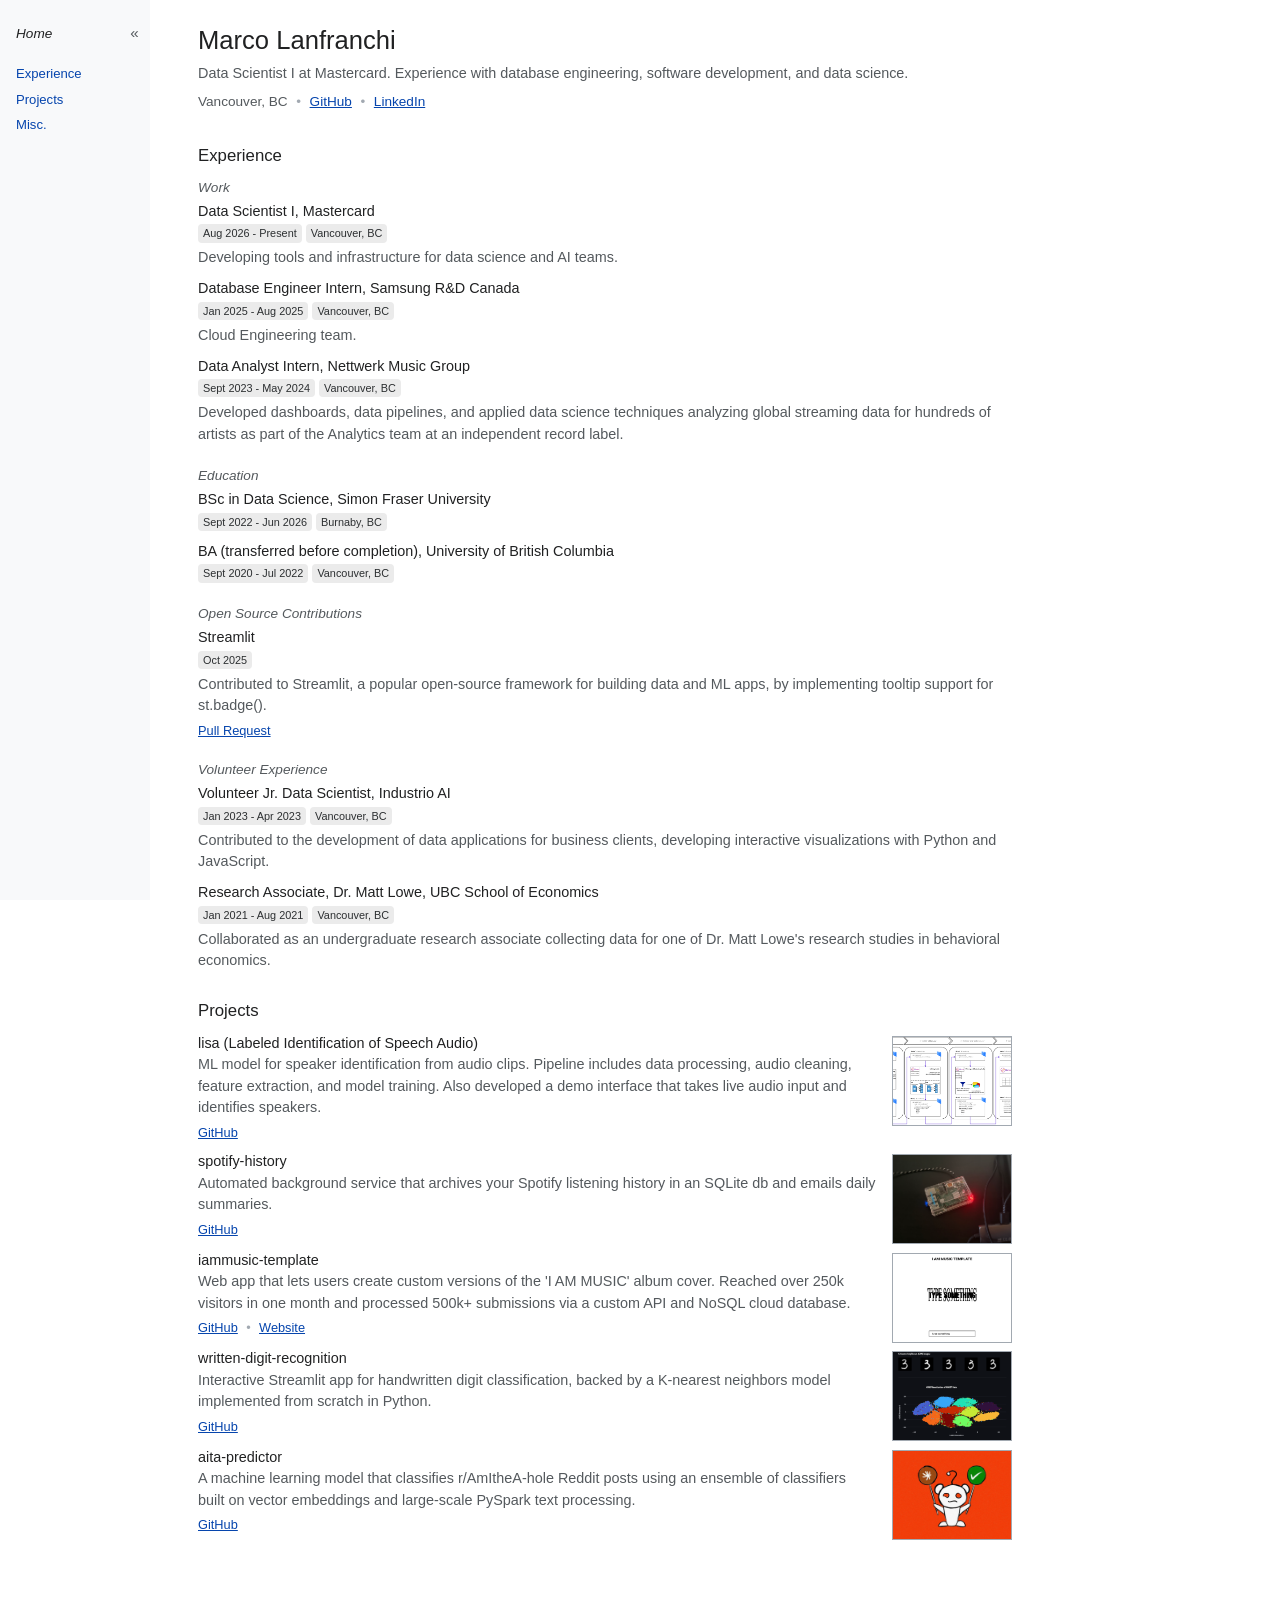
<file: index.html>
<!DOCTYPE html>
<html lang="en">
<head>
    <meta charset="UTF-8">
    <meta name="viewport" content="width=device-width, initial-scale=1.0">
    <title>Marco Lanfranchi</title>
    <script>
        /* apply the saved sidebar state before first paint; with no saved choice, phones start collapsed */
        (function () {
            var saved = null;
            try { saved = localStorage.getItem('nav-collapsed'); } catch (e) {}
            if (saved === '1' || (saved === null && window.matchMedia && window.matchMedia('(max-width: 768px)').matches))
                document.documentElement.classList.add('nav-collapsed');
        })();
    </script>
    <link rel="stylesheet" href="static/css/style.css">

</head>
<body class="index">
    <nav class="navbar" id="site-nav">
        <button type="button" class="nav-toggle" aria-controls="site-nav-links" aria-label="Hide menu" aria-expanded="true"></button>
        <div class="nav-container" id="site-nav-links">
            <a href="/" class="nav-link">Home</a>
            
            <ul class="nav-menu">
                <li class="nav-link">
                    <a href="#experience" class="nav-link">Experience</a>
                </li>
                <li class="nav-link">
                    <a href="#projects" class="nav-link">Projects</a>
                </li>
                <li class="nav-link dropdown">
                    <a href="#" class="nav-link">Misc.</a>
                    <div class="dropdown-content">
                        <a href="listening-history/index.html">Listening</a>
                        <a href="concert-history/index.html">Concerts</a>
                        <a href="photos/index.html">Photos</a>
                    </div>
                </li>
            </ul>
            
        </div>
    </nav>

    <main class="main-content">
        
  <!-- Home Section -->
  <section id="home">
    <!-- Hero SECTION -->
<div class="hero-content">
    <h1 class="hero-title">Marco Lanfranchi</h1>
    <p class="hero-description">Data Scientist I at Mastercard. Experience with database engineering, software development, and data science.</p>
    
    <div class="hero-contact">
        <span>Vancouver, BC</span>
        <!-- <span class="separator">•</span>
        <span> marcolanfranchi02 [at] gmail [dot] com </span> -->
        <span class="separator">•</span>
        <a href="https://github.com/marcolanfranchi" target="_blank">GitHub</a>
        <span class="separator">•</span>
        <a href="https://linkedin.com/in/marco--lanfranchi" target="_blank">LinkedIn</a>
    </div>
</div>

<!-- Experience SECTION -->
<div class="section" id="experience">
    <h1 class="section-title">Experience</h1>
    
    <h2 class="section-subtitle">Work</h2>
    <div class="timeline-group">
        
        <div class="timeline-item">
            <h3>Data Scientist I, Mastercard</h3>
            <span class="meta-badge">Aug 2026 - Present</span><span class="meta-badge">Vancouver, BC</span>
            <p>Developing tools and infrastructure for data science and AI teams.</p>
            <!-- <div class="tags">
                
            </div> -->
        </div>
        
        <div class="timeline-item">
            <h3>Database Engineer Intern, Samsung R&amp;D Canada</h3>
            <span class="meta-badge">Jan 2025 - Aug 2025</span><span class="meta-badge">Vancouver, BC</span>
            <p>Cloud Engineering team.</p>
            <!-- <div class="tags">
                
                    🛠️
                    
                        <span>MongoDB, </span>
                    
                        <span>PostgreSQL, </span>
                    
                        <span>MySQL, </span>
                    
                        <span>Redshift, </span>
                    
                        <span>Python, </span>
                    
                        <span>Bash, </span>
                    
                        <span>AWS, </span>
                    
                        <span>Boto3, </span>
                    
                        <span>Terraform, </span>
                    
                        <span>Docker, </span>
                    
                        <span>GitHub Actions</span>
                    
                
            </div> -->
        </div>
        
        <div class="timeline-item">
            <h3>Data Analyst Intern, Nettwerk Music Group</h3>
            <span class="meta-badge">Sept 2023 - May 2024</span><span class="meta-badge">Vancouver, BC</span>
            <p>Developed dashboards, data pipelines, and applied data science techniques analyzing global streaming data for hundreds of artists as part of the Analytics team at an independent record label.</p>
            <!-- <div class="tags">
                
                    🛠️
                    
                        <span>Snowflake, </span>
                    
                        <span>SQL, </span>
                    
                        <span>Tableau, </span>
                    
                        <span>Python, </span>
                    
                        <span>Scikit-learn, </span>
                    
                        <span>Data Visualization, </span>
                    
                        <span>Geospatial Analysis, </span>
                    
                        <span>Regression Analysis</span>
                    
                
            </div> -->
        </div>
        
    </div>
    
    <h2 class="section-subtitle">Education</h2>
    <div class="timeline-group">
        
        <div class="timeline-item">
            <h3>BSc in Data Science, Simon Fraser University</h3>
            <span class="meta-badge">Sept 2022 - Jun 2026</span><span class="meta-badge">Burnaby, BC</span>
        </div>
        
        <div class="timeline-item">
            <h3>BA (transferred before completion), University of British Columbia</h3>
            <span class="meta-badge">Sept 2020 - Jul 2022</span><span class="meta-badge">Vancouver, BC</span>
        </div>
        
    </div>

    <h2 class="section-subtitle">Open Source Contributions</h2>
    <div class="timeline-group">
        
        <div class="timeline-item">
            <h3>Streamlit</h3>
            <span class="meta-badge">Oct 2025</span>
            <p>Contributed to Streamlit, a popular open-source framework for building data and ML apps, by implementing tooltip support for st.badge().</p>
            <div class="meta">
                <a href="https://github.com/streamlit/streamlit/pull/12897" target="_blank">Pull Request</a>
            </div>         
            <!-- <div class="tags">
            
                🛠️
                
                    <span>Python, </span>
                
                    <span>TypeScript, </span>
                
                    <span>Streamlit, </span>
                
                    <span>GitHub, </span>
                
                    <span>Markdown</span>
                
            
            </div> -->
        </div>
        
    </div>

    <h2 class="section-subtitle">Volunteer Experience</h2>
    <div class="timeline-group">
        
        <div class="timeline-item">
            <h3>Volunteer Jr. Data Scientist, Industrio AI</h3>
            <span class="meta-badge">Jan 2023 - Apr 2023</span><span class="meta-badge">Vancouver, BC</span>
            <p>Contributed to the development of data applications for business clients, developing interactive visualizations with Python and JavaScript.</p>
            <!-- <div class="tags">
            
                🛠️
                
                    <span>Azure, </span>
                
                    <span>PostgreSQL, </span>
                
                    <span>Python, </span>
                
                    <span>Plotly, </span>
                
                    <span>Streamlit, </span>
                
                    <span>TypeScript, </span>
                
                    <span>Vue.js, </span>
                
                    <span>Figma</span>
                
            
            </div> -->
        </div>
        
        <div class="timeline-item">
            <h3>Research Associate, Dr. Matt Lowe, UBC School of Economics</h3>
            <span class="meta-badge">Jan 2021 - Aug 2021</span><span class="meta-badge">Vancouver, BC</span>
            <p>Collaborated as an undergraduate research associate collecting data for one of Dr. Matt Lowe&#39;s research studies in behavioral economics.</p>
            <!-- <div class="tags">
            
            </div> -->
        </div>
        
    </div>
</div>

<!-- Projects SECTION -->
<div class="section" id="projects">
    <h1 class="section-title">Projects</h1>
    <div class="timeline-group project-list">
        
        <div class="timeline-item">
            <div>
                <h3>lisa (Labeled Identification of Speech Audio)</h3>
                <p>ML model for speaker identification from audio clips. Pipeline includes data processing, audio cleaning, feature extraction, and model training. Also developed a demo interface that takes live audio input and identifies speakers.</p>
                <div class="meta">
                    <a href="https://github.com/marcolanfranchi/lisa" target="_blank">GitHub</a>
                    
                </div>
                <!-- <div class="tags">
                
                    🛠️
                    
                        <span>Python, </span>
                    
                        <span>Librosa, </span>
                    
                        <span>FFmpeg, </span>
                    
                        <span>pyannote.audio, </span>
                    
                        <span>Scikit-learn, </span>
                    
                        <span>Streamlit</span>
                    
                
                </div> -->
            </div>
            
                <div class="project-media">
                    <img src="static/images/lisadiagramwhite.png" alt="lisa (Labeled Identification of Speech Audio) demo">
                </div>
            
        </div>
        
        <div class="timeline-item">
            <div>
                <h3>spotify-history</h3>
                <p>Automated background service that archives your Spotify listening history in an SQLite db and emails daily summaries.</p>
                <div class="meta">
                    <a href="https://github.com/marcolanfranchi/spotify-history" target="_blank">GitHub</a>
                    
                </div>
                <!-- <div class="tags">
                
                    🛠️
                    
                        <span>Python, </span>
                    
                        <span>SQLite3, </span>
                    
                        <span>Spotify API, </span>
                    
                        <span>Cron, </span>
                    
                        <span>Shell Scripting</span>
                    
                
                </div> -->
            </div>
            
                <div class="project-media">
                    <img src="static/images/pi.png" alt="spotify-history demo">
                </div>
            
        </div>
        
        <div class="timeline-item">
            <div>
                <h3>iammusic-template</h3>
                <p>Web app that lets users create custom versions of the &#39;I AM MUSIC&#39; album cover. Reached over 250k visitors in one month and processed 500k+ submissions via a custom API and NoSQL cloud database.</p>
                <div class="meta">
                    <a href="https://github.com/marcolanfranchi/iammusic-template" target="_blank">GitHub</a>
                    
                    <span class="separator">•</span>
                    <a href="https://iammusic-template.vercel.app" target="_blank">Website</a>
                    
                </div>
                <!-- <div class="tags">
                
                    🛠️
                    
                        <span>React.js, </span>
                    
                        <span>Next.js, </span>
                    
                        <span>Firebase, </span>
                    
                        <span>Vercel, </span>
                    
                        <span>GCP</span>
                    
                
                </div> -->
            </div>
            
                <div class="project-media">
                    <img src="static/images/iamt.png" alt="iammusic-template demo">
                </div>
            
        </div>
        
        <div class="timeline-item">
            <div>
                <h3>written-digit-recognition</h3>
                <p>Interactive Streamlit app for handwritten digit classification, backed by a K-nearest neighbors model implemented from scratch in Python.</p>
                <div class="meta">
                    <a href="https://github.com/marcolanfranchi/written-digit-recognition" target="_blank">GitHub</a>
                    
                </div>
                <!-- <div class="tags">
                
                    🛠️
                    
                        <span>Python, </span>
                    
                        <span>NumPy, </span>
                    
                        <span>Plotly, </span>
                    
                        <span>Streamlit</span>
                    
                
                </div> -->
            </div>
            
                <div class="project-media">
                    <img src="static/images/knn.png" alt="written-digit-recognition demo">
                </div>
            
        </div>
        
        <div class="timeline-item">
            <div>
                <h3>aita-predictor</h3>
                <p>A machine learning model that classifies r/AmItheA-hole Reddit posts using an ensemble of classifiers built on vector embeddings and large-scale PySpark text processing.</p>
                <div class="meta">
                    <a href="https://github.com/marcolanfranchi/aita-predictor" target="_blank">GitHub</a>
                    
                </div>
                <!-- <div class="tags">
                
                    🛠️
                    
                        <span>Python, </span>
                    
                        <span>PyTorch, </span>
                    
                        <span>PySpark, </span>
                    
                        <span>Scikit-learn, </span>
                    
                        <span>Streamlit, </span>
                    
                        <span>OpenAI API</span>
                    
                
                </div> -->
            </div>
            
                <div class="project-media">
                    <img src="static/images/aita2.png" alt="aita-predictor demo">
                </div>
            
        </div>
        

    </div>
</div>

<script>
function openModal(img) {
    const modal = document.getElementById('imgModal');
    const modalImg = document.getElementById('modalImg');
    modal.style.display = 'block';
    modalImg.src = img.src;
}
function closeModal() {
    document.getElementById('imgModal').style.display = 'none';
}
</script>
  </section>


    </main>

    <script src="static/js/script.js"></script>
</body>
</html>
</file>
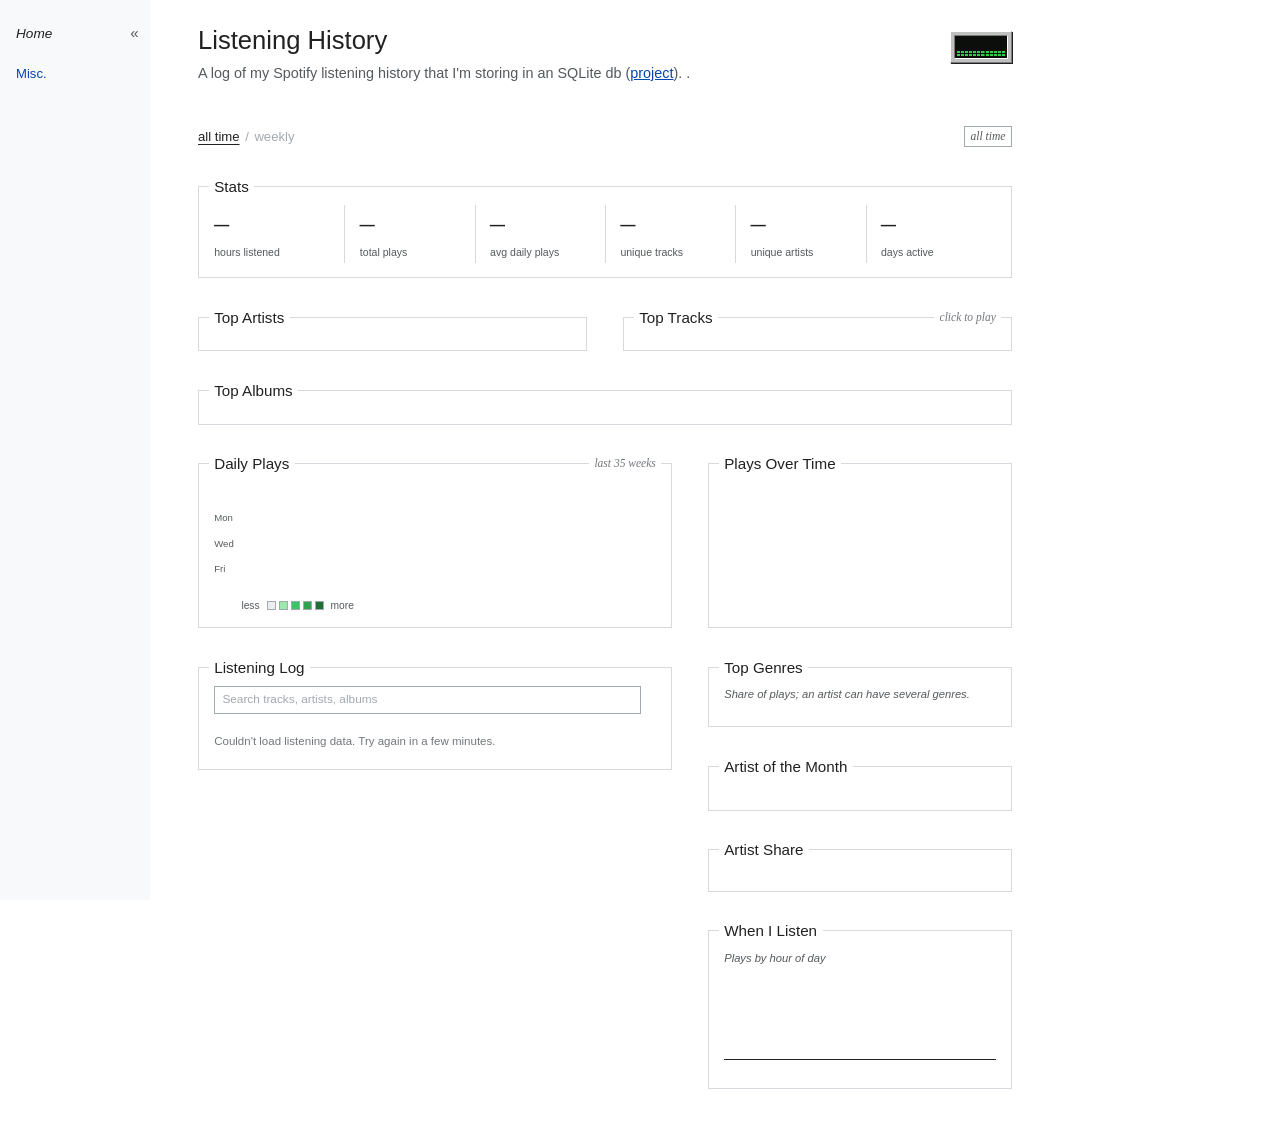
<file: listening-history/index.html>
<!DOCTYPE html>
<html lang="en">
<head>
    <meta charset="UTF-8">
    <meta name="viewport" content="width=device-width, initial-scale=1.0">
    <title>Listening History</title>
    <script>
        /* apply the saved sidebar state before first paint; with no saved choice, phones start collapsed */
        (function () {
            var saved = null;
            try { saved = localStorage.getItem('nav-collapsed'); } catch (e) {}
            if (saved === '1' || (saved === null && window.matchMedia && window.matchMedia('(max-width: 768px)').matches))
                document.documentElement.classList.add('nav-collapsed');
        })();
    </script>
    <link rel="stylesheet" href="../static/css/style.css">

</head>
<body class="listening_history">
    <nav class="navbar" id="site-nav">
        <button type="button" class="nav-toggle" aria-controls="site-nav-links" aria-label="Hide menu" aria-expanded="true"></button>
        <div class="nav-container" id="site-nav-links">
            <a href="/" class="nav-link">Home</a>
            
            <ul class="nav-menu">
                    <li class="nav-link dropdown">
                    <a href="#" class="nav-link">Misc.</a>
                    <div class="dropdown-content">
                        <a href="index.html">Listening</a>
                        <a href="../concert-history/index.html">Concerts</a>
                        <a href="../photos/index.html">Photos</a>
                    </div>
                </li>
            </ul>
            
        </div>
    </nav>

    <main class="main-content">
        
<div class="hero-content lh-hero">
  <!-- a tiny Winamp-style spectrum analyzer (static if the visitor prefers reduced motion) -->
  <div class="eq" aria-hidden="true"><div class="eq-screen"><span></span><span></span><span></span><span></span><span></span><span></span><span></span><span></span><span></span><span></span><span></span><span></span></div></div>
  <h1 class="hero-title">Listening History</h1>
  <p class="hero-description">
    A log of my Spotify listening history that I'm storing in an SQLite db
    (<a href="https://github.com/marcolanfranchi/spotify-history">project</a>).
    <span class="data-updated" id="data-updated"></span>.
  </p>
</div>

<!-- TIME FRAME: sticky, so the selected period is always visible -->
<div class="lh-bar-sentinel" id="lh-bar-sentinel"></div>
<div class="lh-bar" id="lh-bar" role="toolbar" aria-label="Time frame">
  <div class="tr-toggle" role="group">
    <button type="button" class="tr-opt tr-opt-active" id="tab-all" onclick="setMode('all')">all time</button>
    <span class="tr-sep" aria-hidden="true">/</span>
    <button type="button" class="tr-opt" id="tab-week" onclick="setMode('week')">weekly</button>
  </div>
  <div class="tr-nav" id="tr-nav" style="display:none;">
    <button type="button" class="tr-arrow" id="tr-prev" onclick="shiftWeek(-1)" aria-label="Previous week">&#8592;</button>
    <span class="tr-label" id="tr-label"></span>
    <button type="button" class="tr-arrow" id="tr-next" onclick="shiftWeek(1)" aria-label="Next week">&#8594;</button>
  </div>
  <span class="tr-badge" id="tr-badge">all time</span>
</div>

<div class="lh">

  <!-- STATS -->
  <section class="lh-sec lh-span">
    <header class="lh-h"><h2>Stats</h2><span class="section-period" id="stats-period"></span></header>
    <div class="kpis">
      <div class="kpi"><div class="kpi-v" id="stat-hours">–</div><div class="kpi-l">hours listened</div></div>
      <div class="kpi"><div class="kpi-v" id="stat-plays">–</div><div class="kpi-l">total plays</div></div>
      <div class="kpi"><div class="kpi-v" id="stat-avg">–</div><div class="kpi-l">avg daily plays</div></div>
      <div class="kpi"><div class="kpi-v" id="stat-tracks">–</div><div class="kpi-l">unique tracks</div></div>
      <div class="kpi"><div class="kpi-v" id="stat-artists">–</div><div class="kpi-l">unique artists</div></div>
      <div class="kpi"><div class="kpi-v" id="stat-days">–</div><div class="kpi-l">days active</div></div>
    </div>
  </section>

  <!-- TOP ARTISTS + TOP TRACKS -->
  <section class="lh-sec lh-half">
    <header class="lh-h"><h2>Top Artists</h2></header>
    <div id="top-artists"></div>
    <div class="list-pager" id="artists-pager" hidden></div>
  </section>
  <section class="lh-sec lh-half">
    <header class="lh-h"><h2>Top Tracks</h2><span class="lh-hint">click to play</span></header>
    <div id="top-tracks"></div>
    <div class="list-pager" id="tracks-pager" hidden></div>
  </section>

  <!-- TOP ALBUMS -->
  <section class="lh-sec lh-span">
    <header class="lh-h"><h2>Top Albums</h2><span class="section-period" id="albums-period"></span></header>
    <div id="top-albums"></div>
    <div class="list-pager" id="albums-pager" hidden></div>
  </section>

  <!-- DAILY PLAYS -->
  <section class="lh-sec lh-main lh-pair lh-heatmap">
    <header class="lh-h"><h2>Daily Plays</h2><span class="section-period">last 35 weeks</span></header>
    <div class="hm-scroll" id="hm-scroll">
      <div class="hm-inner">
        <span></span>
        <div class="activity-months"></div>
        <div class="activity-days-labels"><span></span><span>Mon</span><span></span><span>Wed</span><span></span><span>Fri</span><span></span></div>
        <div id="activity-chart"></div>
      </div>
    </div>
    <div class="activity-legend">
      <span>less</span><i class="l0"></i><i class="l1"></i><i class="l2"></i><i class="l3"></i><i class="l4"></i><span>more</span>
    </div>
  </section>

  <!-- PLAYS OVER TIME -->
  <section class="lh-sec lh-side lh-pair">
    <header class="lh-h"><h2>Plays Over Time</h2><span class="section-period" id="time-period"></span></header>
    <div id="over-time"></div>
    <p class="lh-note" id="time-note"></p>
  </section>

  <!-- LISTENING LOG -->
  <section class="lh-sec lh-main lh-log listening-main">
    <header class="lh-h"><h2>Listening Log</h2><span class="section-period" id="log-period"></span></header>
    <div class="log-tools">
      <input type="search" id="log-search" class="log-search" placeholder="Search tracks, artists, albums" aria-label="Search the listening log" oninput="onLogSearchInput()" />
      <span class="log-count" id="log-count"></span>
      <div class="log-pager" id="log-pager-top" hidden></div>
    </div>
    <div id="music-container"><p class="no-data">Loading…</p></div>
    <div class="log-pager log-pager-bottom" id="log-pager-bottom" hidden></div>
  </section>

  <aside class="lh-side lh-aside">

    <!-- TOP GENRES -->
    <section class="lh-sec">
      <header class="lh-h"><h2>Top Genres</h2><span class="section-period" id="genres-period"></span></header>
      <p class="lh-note">Share of plays; an artist can have several genres.</p>
      <div id="top-genres"></div>
    <div class="list-pager" id="genres-pager" hidden></div>
    </section>

    <!-- ARTIST OF THE MONTH (of the day in weekly mode): each period's #1 artist as a little polaroid -->
    <section class="lh-sec">
      <header class="lh-h"><h2 id="tops-title">Artist of the Month</h2><span class="section-period" id="tops-period"></span></header>
      <div class="pola-grid" id="period-tops"></div>
      <p class="lh-note lh-note-after" id="tops-note"></p>
    </section>

    <!-- ARTIST SHARE: every artist as a tile sized by plays (treemap) -->
    <section class="lh-sec">
      <header class="lh-h"><h2>Artist Share</h2><span class="section-period" id="share-period"></span></header>
      <div id="artist-share"></div>
      <p class="lh-note lh-note-after" id="share-note"></p>
    </section>

    <!-- WHEN I LISTEN -->
    <section class="lh-sec">
      <header class="lh-h"><h2>When I Listen</h2><span class="section-period" id="when-period"></span></header>
      <p class="lh-sub" id="when-subtitle">Plays by hour of day</p>
      <div class="hour-chart" id="hour-chart" role="img"></div>
      <div class="hour-axis" id="hour-axis"></div>
      <p class="lh-note" id="when-note"></p>
    </section>

  </aside>
</div>

<!-- LISTEN: a dock that appears once a track is clicked -->
<div class="player-dock section-player" id="player-section" hidden>
  <div class="player-inner">
    <div class="player-top">
      <span class="player-label">Listen</span>
      <button type="button" class="player-close" id="gp-close" aria-label="Close player">&times;</button>
    </div>
    <div class="player-now" id="player-now" style="display:none;">
      <span class="player-now-name" id="player-now-name">–</span>
      <span class="player-now-artist" id="player-now-artist"></span>
    </div>
    <div class="player-idle" id="player-idle">click any track to listen</div>
    <div class="player-controls-row">
      <button type="button" class="gp-btn" id="gp-playpause" aria-label="Play/Pause">
        <svg id="gp-icon-play" width="10" height="10" viewBox="0 0 12 12" fill="currentColor"><polygon points="2,1 11,6 2,11"/></svg>
        <svg id="gp-icon-pause" width="10" height="10" viewBox="0 0 12 12" fill="currentColor" style="display:none"><rect x="2" y="1" width="3" height="10"/><rect x="7" y="1" width="3" height="10"/></svg>
      </button>
      <div class="gp-progress-wrapper">
        <div class="gp-progress-bg" id="gp-progress-bg">
          <div class="gp-progress-fill" id="gp-progress-fill"></div>
        </div>
      </div>
      <span class="gp-time" id="gp-time">0:00 / 0:00</span>
    </div>
    <div id="gp-fallback-container"></div>
  </div>
</div>


<script>
const DATA_URL = "https://marco-personal-site.s3.us-east-2.amazonaws.com/spotify-history/v1/";
/* TODO: remove the plays.csv fallback (CSV_URL, getPlaysFromCSV, every `dataSource === 'csv'` branch)
   once the v1 JSON is confirmed working in production. */
const CSV_URL = "https://marco-personal-site.s3.us-east-2.amazonaws.com/spotify-history/plays.csv";

/* ── state ── */
let allPlays = [];
let dataSource = 'json';  // 'json' | 'csv' (legacy fallback: no ids, durations or metadata)
let manifest = null;
let viewMode = 'all';
let weekOffset = 0;
let currentFilteredPlays = [];
let minDataDate = null;   // earliest play date, set after load
let minWeekOffset = 0;    // how far back the data goes in weeks

/* ── global player ── */
let gpAudio = null, gpTrackId = null, gpRafId = null;

function trunc(str, n) {
  return str.length > n ? str.slice(0, n - 1) + '…' : str;
}
/* names go into innerHTML and title="" attributes, and many contain & ' " < > */
const ESC = { '&':'&amp;', '<':'&lt;', '>':'&gt;', '"':'&quot;', "'":'&#39;' };
function esc(s) { return String(s ?? '').replace(/[&<>"']/g, c => ESC[c]); }
/* small square image linked to Spotify; an empty box keeps rows aligned when an artist has no image */
function thumb(src, url, kind) {
  const img = src ? `<img src="${esc(src)}" alt="" loading="lazy" decoding="async" onerror="this.remove()">` : '';
  return url && src
    ? `<a class="thumb thumb-${kind}" href="${url}" target="_blank" rel="noopener" tabindex="-1" aria-hidden="true">${img}</a>`
    : `<span class="thumb thumb-${kind}">${img}</span>`;
}

function formatTime(s) {
  return `${Math.floor(s/60)}:${Math.floor(s%60).toString().padStart(2,'0')}`;
}
function updateGPProgress() {
  if (!gpAudio) return;
  const pct = gpAudio.duration ? (gpAudio.currentTime / gpAudio.duration) * 100 : 0;
  document.getElementById('gp-progress-fill').style.width = pct + '%';
  document.getElementById('gp-time').textContent = formatTime(gpAudio.currentTime) + ' / ' + formatTime(gpAudio.duration || 0);
  gpRafId = requestAnimationFrame(updateGPProgress);
}
function setGPIcons(playing) {
  document.getElementById('gp-icon-play').style.display  = playing ? 'none' : 'inline';
  document.getElementById('gp-icon-pause').style.display = playing ? 'inline' : 'none';
  document.getElementById('player-section').classList.toggle('playing', playing);
  /* mark active row with ▶ only — no background highlight */
  document.querySelectorAll('.weekly-track').forEach(el =>
    el.classList.toggle('active-track', el.dataset.trackId === gpTrackId));
}
async function playTrack(trackId, trackName, artistName) {
  /* show the dock + track label once a track is chosen */
  document.getElementById('player-section').hidden = false;
  document.getElementById('player-idle').style.display = 'none';
  document.getElementById('player-now').style.display = '';
  document.getElementById('player-now-name').textContent = trunc(trackName, 38);
  document.getElementById('player-now-artist').textContent = trunc(artistName, 38);

  if (gpTrackId === trackId && gpAudio) {
    if (gpAudio.paused) { gpAudio.play(); setGPIcons(true); gpRafId = requestAnimationFrame(updateGPProgress); }
    else { gpAudio.pause(); setGPIcons(false); cancelAnimationFrame(gpRafId); }
    return;
  } 
  if (gpAudio) { gpAudio.pause(); cancelAnimationFrame(gpRafId); }
  gpTrackId = trackId;
  setGPIcons(false); // update ▶ marker immediately on new track
  let previewUrl = null;
  try {
    const r = await fetch(`https://open.spotify.com/embed/track/${trackId}`);
    if (r.ok) { const h = await r.text(); const m = h.match(/"preview_url"\s*:\s*"([^"]+)"/); if (m) previewUrl = m[1].replace(/\\/g,''); }
  } catch(_) {}
  const fb = document.getElementById('gp-fallback-container');
  fb.innerHTML = '';
  document.querySelector('.player-controls-row').style.display = '';
  /* Spotify's embed shows its own title/artist, so the dock hides its label in that mode */
  document.getElementById('player-section').classList.toggle('is-embed', !previewUrl);
  if (previewUrl) {
    gpAudio = new Audio(previewUrl);
    gpAudio.volume = 0.8;
    gpAudio.play().catch(()=>{});
    setGPIcons(true);
    document.getElementById('gp-progress-fill').style.width = '0%';
    document.getElementById('gp-time').textContent = '0:00 / 0:00';
    gpRafId = requestAnimationFrame(updateGPProgress);
    gpAudio.addEventListener('ended', () => { setGPIcons(false); cancelAnimationFrame(gpRafId); });
  } else {
    gpAudio = null;
    document.querySelector('.player-controls-row').style.display = 'none';
    const iframe = document.createElement('iframe');
    iframe.src = `https://open.spotify.com/embed/track/${trackId}`;
    iframe.width = '100%'; iframe.height = '80'; iframe.frameBorder = '0';
    iframe.allow = 'encrypted-media';
    iframe.style.cssText = 'display:block;border:none;margin-top:0.1rem;';
    fb.appendChild(iframe);
    setGPIcons(false);
  }
}
document.getElementById('gp-playpause').addEventListener('click', () => {
  if (!gpTrackId || !gpAudio) return;
  if (gpAudio.paused) { gpAudio.play(); setGPIcons(true); gpRafId = requestAnimationFrame(updateGPProgress); }
  else { gpAudio.pause(); setGPIcons(false); cancelAnimationFrame(gpRafId); }
});
document.getElementById('gp-close').addEventListener('click', () => {
  if (gpAudio) { gpAudio.pause(); gpAudio = null; }
  cancelAnimationFrame(gpRafId);
  document.getElementById('gp-fallback-container').innerHTML = '';
  gpTrackId = null;
  setGPIcons(false);
  document.getElementById('player-section').hidden = true;
});
document.getElementById('gp-progress-bg').addEventListener('click', (e) => {
  if (!gpAudio || !gpAudio.duration) return;
  const rect = e.currentTarget.getBoundingClientRect();
  gpAudio.currentTime = ((e.clientX - rect.left) / rect.width) * gpAudio.duration;
});

/* ── data: v1 JSON tables, joined once into one denormalized array ── */
async function fetchJSON(name) {
  const r = await fetch(DATA_URL + name + '.json');
  if (!r.ok) throw new Error(`${name}.json: HTTP ${r.status}`);
  return r.json();
}
/* precomputed per-play fields used by filtering, the log and the time charts */
function decoratePlay(p) {
  const d = new Date(p.played_at);
  p._t = d.getTime();
  p._day = getLocalDateKey(p.played_at);
  p._hour = d.getHours();
  p._q = (p.track_name + '\u0001' + p.artist_name + '\u0001' + (p.album_name || '')).toLowerCase();
  return p;
}
/* release_date may be "2012", "2012-09" or "2012-09-27" */
function releaseYear(s) {
  const year = s ? parseInt(s.slice(0, 4), 10) : NaN;
  return Number.isFinite(year) ? year : null;
}
async function getPlaysFromJSON() {
  const [plays, tracks, artists, albums] = await Promise.all(['plays', 'tracks', 'artists', 'albums'].map(fetchJSON));
  const T  = new Map(tracks.map(t => [t.id, t]));
  const A  = new Map(artists.map(a => [a.id, a]));
  const AL = new Map(albums.map(a => [a.id, a]));
  const out = [];
  for (const p of plays) {
    if (!p.played_at) continue;
    const t = T.get(p.track_id);
    const artistId = p.artist_id || t?.artist_ids?.[0] || null;
    const a = A.get(artistId);
    const albumId = p.album_id || t?.album_id || null;
    const al = AL.get(albumId);
    out.push(decoratePlay({
      played_at: p.played_at,
      track_id: p.track_id,
      track_name: t?.name || 'Unknown Track',
      artist_id: artistId,
      artist_name: a?.name || 'Unknown Artist',
      artist_image: a?.image_url || null,
      album_id: albumId,
      album_name: al?.name || 'Unknown Album',
      album_image: al?.image_url || null,
      duration_ms: t?.duration_ms ?? null,
      explicit: t?.explicit ?? null,
      context_type: p.context_type ?? null,
      genres: a?.genres_known ? (a.genres || []) : null,  // null = not enriched yet (new artist), [] = unclassified by Spotify
      release_date: al?.release_date || null,
      release_year: releaseYear(al?.release_date),
    }));
  }
  /* the export is newest first; only sort if that ever stops being true */
  for (let i = 1; i < out.length; i++) {
    if (out[i]._t > out[i - 1]._t) { out.sort((x, y) => y._t - x._t); break; }
  }
  return out;
}
async function loadData() {
  const manifestReq = fetchJSON('manifest').catch(() => null);
  try {
    allPlays = await getPlaysFromJSON();
    dataSource = 'json';
    manifest = await manifestReq;
  } catch (e) {
    console.warn('v1 JSON unavailable, falling back to plays.csv:', e);
    allPlays = await getPlaysFromCSV();
    dataSource = 'csv';
  }
}
function renderUpdated() {
  const el = document.getElementById('data-updated');
  const at = manifest?.generated_at ? new Date(manifest.generated_at) : null;
  if (!at || isNaN(at)) { el.textContent = ''; return; }
  const mins = Math.max(0, Math.round((Date.now() - at.getTime()) / 60000));
  const ago = mins < 1 ? 'just now' : mins < 60 ? `${mins} min ago` : mins < 1440 ? `${Math.round(mins / 60)} h ago` : fmtFull(at);
  el.textContent = `Updated ${ago}`;
  el.title = at.toLocaleString();
}
/* stable key for "the same artist": id when we have one, name for legacy CSV rows */
function artistKey(p) { return p.artist_id || p.artist_name; }

/* ── legacy CSV (fallback only, see TODO above) ── */
function parseCSVLine(line) {
  const result = []; let current = ''; let inQuotes = false;
  for (let char of line) {
    if (char === '"') inQuotes = !inQuotes;
    else if (char === ',' && !inQuotes) { result.push(current.trim()); current = ''; }
    else current += char;
  }
  result.push(current.trim());
  return result;
}
async function getPlaysFromCSV() {
  const res = await fetch(CSV_URL);
  if (!res.ok) throw new Error(`plays.csv: HTTP ${res.status}`);
  const text = await res.text();
  return text.trim().split('\n').slice(1)
    .map(line => { const p = parseCSVLine(line); return { played_at:p[0], track_id:p[1], track_name:p[2]||'Unknown Track', artist_name:p[3]||'Unknown Artist',
      artist_id:null, artist_image:null, album_id:null, album_name:null, album_image:null, duration_ms:null, explicit:null,
      context_type:null, genres:null, release_date:null, release_year:null }; })
    .filter(p => p.played_at && !isNaN(Date.parse(p.played_at)))
    .map(decoratePlay)
    .sort((a,b) => b._t - a._t);
}

/* ── util ── */
function getLocalDateKey(utc) {
  const d = new Date(utc);
  return `${d.getFullYear()}-${String(d.getMonth()+1).padStart(2,'0')}-${String(d.getDate()).padStart(2,'0')}`;
}
function formatPlayTime(utc) {
  return new Date(utc).toLocaleTimeString('en-US', { hour:'2-digit', minute:'2-digit', hour12:false });
}
function formatDate(dateStr) {
  return new Date(dateStr).toLocaleDateString('en-US', { weekday:'short', month:'short', day:'numeric', year:'numeric' });
}

/* ── week helpers ── */
function getWeekBounds(offset) {
  const now = new Date();
  const monday = new Date(now);
  monday.setDate(now.getDate() - ((now.getDay() + 6) % 7) + offset * 7);
  monday.setHours(0,0,0,0);
  const sunday = new Date(monday);
  sunday.setDate(monday.getDate() + 6);
  sunday.setHours(23,59,59,999);
  return { start: monday, end: sunday };
}
function fmtShort(d) { return d.toLocaleDateString('en-US', { month:'short', day:'numeric' }); }
function fmtFull(d)  { return d.toLocaleDateString('en-US', { month:'short', day:'numeric', year:'numeric' }); }
function getFilteredPlays() {
  if (viewMode === 'all') return allPlays;
  const { start, end } = getWeekBounds(weekOffset);
  const s = start.getTime(), e = end.getTime();
  return allPlays.filter(p => p._t >= s && p._t <= e);
}

/* compute how many weeks back data starts, so we can clamp the arrow */
function computeMinWeekOffset() {
  if (!allPlays.length) return 0;
  const earliest = new Date(allPlays[allPlays.length - 1].played_at);
  const now = new Date();
  const nowMonday = new Date(now);
  nowMonday.setDate(now.getDate() - ((now.getDay() + 6) % 7));
  nowMonday.setHours(0,0,0,0);
  const earliestMonday = new Date(earliest);
  earliestMonday.setDate(earliest.getDate() - ((earliest.getDay() + 6) % 7));
  earliestMonday.setHours(0,0,0,0);
  const diffMs = nowMonday.getTime() - earliestMonday.getTime();
  return -Math.floor(diffMs / (7 * 24 * 60 * 60 * 1000));
}

/* ── mode / nav ── */
function setMode(mode) {
  viewMode = mode;
  weekOffset = 0;
  document.getElementById('tab-all').classList.toggle('tr-opt-active', mode === 'all');
  document.getElementById('tab-week').classList.toggle('tr-opt-active', mode === 'week');
  document.getElementById('tr-nav').style.display = mode === 'week' ? 'flex' : 'none';
  refreshAll();
}
function shiftWeek(delta) {
  const next = weekOffset + delta;
  if (next > 0) return;
  if (next < minWeekOffset) return;
  weekOffset = next;
  refreshAll();
}
function refreshAll() {
  const plays = getFilteredPlays();
  currentFilteredPlays = plays;

  if (viewMode === 'week') {
    const { start, end } = getWeekBounds(weekOffset);
    document.getElementById('tr-label').textContent = fmtShort(start) + ' – ' + fmtShort(end);
    document.getElementById('tr-next').disabled = weekOffset >= 0;
    document.getElementById('tr-prev').disabled = weekOffset <= minWeekOffset;
  }

  let periodText = viewMode === 'all' ? 'all time' : (() => { const {start,end}=getWeekBounds(weekOffset); return fmtFull(start)+' – '+fmtFull(end); })();
  /* in all-time mode the badge shows the actual span of the data rather than repeating the toggle */
  document.getElementById('tr-badge').textContent = viewMode === 'all' && allPlays.length
    ? fmtFull(new Date(allPlays[allPlays.length - 1]._t)) + ' – ' + fmtFull(new Date(allPlays[0]._t))
    : periodText;
  for (const id of ['stats-period', 'albums-period', 'log-period', 'when-period', 'genres-period', 'share-period', 'time-period', 'tops-period'])
    document.getElementById(id).textContent = periodText;

  renderStats(plays);
  renderTopCharts(plays);
  renderTopAlbums(plays);
  renderLog(plays, '');
  renderWhen(plays);
  renderGenres(plays);
  renderArtistShare(plays);
  renderPeriodTops(plays);
  renderOverTime(plays);
  const s = document.getElementById('log-search');
  if (s) s.value = '';
}

/* ── stats ── */
function renderStats(plays) {
  const dayCount = Math.max(new Set(plays.map(p => p._day)).size, 1);
  /* real durations; any play without one (legacy CSV, unknown track) falls back to the old 3.5 min estimate */
  let ms = 0, estimated = 0;
  for (const p of plays) { if (p.duration_ms) ms += p.duration_ms; else { ms += 210000; estimated++; } }
  const hoursEl = document.getElementById('stat-hours');
  hoursEl.textContent = (ms / 3600000).toFixed(1) + (estimated ? ' est.' : '');
  hoursEl.title = estimated ? `${estimated.toLocaleString()} plays without a known duration are estimated at 3.5 min` : 'sum of track durations';
  document.getElementById('stat-plays').textContent   = plays.length.toLocaleString();
  document.getElementById('stat-avg').textContent     = Math.round(plays.length / dayCount);
  document.getElementById('stat-tracks').textContent  = new Set(plays.map(p=>p.track_id)).size.toLocaleString();
  document.getElementById('stat-artists').textContent = new Set(plays.map(artistKey)).size.toLocaleString();
  document.getElementById('stat-days').textContent    = dayCount.toLocaleString();
}

/* ── paged "Top X" lists ──
   Each list keeps its full ranking (top 100) and draws one page at a time; ranks continue across pages
   and bars stay scaled to #1. A new period (refreshAll) rebuilds the lists, so they start on page 1. */
const TOP_N = 100;
const lists = {};  // key → { items, per, page, render(pageItems, startIndex) }
function setList(key, items, per, render) {
  lists[key] = { items, per, page: 0, render };
  drawList(key);
}
function drawList(key) {
  const L = lists[key], pages = Math.max(1, Math.ceil(L.items.length / L.per));
  L.page = Math.min(Math.max(L.page, 0), pages - 1);
  const start = L.page * L.per;
  L.render(L.items.slice(start, start + L.per), start);
  const pager = document.getElementById(key + '-pager');
  pager.hidden = pages <= 1;
  pager.innerHTML = pages > 1
    ? `<button type="button" class="tr-arrow tr-first" data-list="${key}" data-step="first" aria-label="First page" title="First page"${L.page === 0 ? ' disabled' : ''}>&#8676;</button><button type="button" class="tr-arrow" data-list="${key}" data-step="-1" aria-label="Previous page"${L.page === 0 ? ' disabled' : ''}>&#8592;</button><span class="tr-label">${L.page + 1} / ${pages}</span><button type="button" class="tr-arrow" data-list="${key}" data-step="1" aria-label="Next page"${L.page >= pages - 1 ? ' disabled' : ''}>&#8594;</button>`
    : '';
}
function initListPagers() {
  /* one listener for every list pager */
  document.querySelector('.lh').addEventListener('click', e => {
    const b = e.target.closest('[data-list]');
    if (!b || b.disabled) return;
    const L = lists[b.dataset.list];
    L.page = b.dataset.step === 'first' ? 0 : L.page + +b.dataset.step;
    drawList(b.dataset.list);
  });
  /* top tracks: one delegated listener for click-to-play */
  document.getElementById('top-tracks').addEventListener('click', e => {
    const row = e.target.closest('[data-i]');
    const t = row && lists.tracks?.items[+row.dataset.i];
    if (t) playTrack(t.track_id, t.track_name, t.artist_name);
  });
}
function markActiveTrack() {
  if (!gpTrackId) return;
  document.querySelectorAll('.weekly-track').forEach(el =>
    el.classList.toggle('active-track', el.dataset.trackId === gpTrackId));
}

/* ── top charts ── */
function renderTopCharts(plays) {
  const artistMap = new Map();
  plays.forEach(p => {
    const k = artistKey(p);
    let a = artistMap.get(k);
    if (!a) artistMap.set(k, a = { id: p.artist_id, name: p.artist_name, image: p.artist_image, count: 0 });
    a.count++;
  });
  const topArtists = [...artistMap.values()].sort((a, b) => b.count - a.count).slice(0, TOP_N);
  const maxA = topArtists[0]?.count || 1;

  const trackMap = {};
  plays.forEach(p => { if (!trackMap[p.track_id]) trackMap[p.track_id] = { ...p, count: 0 }; trackMap[p.track_id].count++; });
  const topTracks = Object.values(trackMap).sort((a, b) => b.count - a.count).slice(0, TOP_N);
  const maxT = topTracks[0]?.count || 1;

  /* artist names and images link back to Spotify (required for Spotify artist metadata/images) */
  setList('artists', topArtists, 10, (page, start) => {
    const el = document.getElementById('top-artists');
    if (!page.length) { el.innerHTML = NO_PLAYS; return; }
    const anyArtistImage = page.some(a => a.image);
    el.innerHTML = page.map((a, j) => {
      const url = a.id ? `https://open.spotify.com/artist/${encodeURIComponent(a.id)}` : null;
      const name = url ? `<a class="sp-link" href="${url}" target="_blank" rel="noopener">${esc(trunc(a.name, 40))}</a>` : esc(trunc(a.name, 40));
      return `<div class="alltime-row"><span class="alltime-rank">${start + j + 1}</span>${anyArtistImage ? thumb(a.image, url, 'artist') : ''}<div class="alltime-info"><div class="alltime-name-row"><span class="alltime-name" title="${esc(a.name)}">${name}</span><span class="alltime-count">${a.count.toLocaleString()}</span></div><div class="alltime-bar-bg"><div class="alltime-bar-fill" style="width:${(a.count / maxA * 100).toFixed(1)}%"></div></div></div></div>`;
    }).join('');
  });

  setList('tracks', topTracks, 10, (page, start) => {
    const el = document.getElementById('top-tracks');
    if (!page.length) { el.innerHTML = NO_PLAYS; return; }
    el.innerHTML = page.map((t, j) => {
      const combined = t.track_name + ' — ' + t.artist_name;
      return `<div class="alltime-row alltime-row-clickable weekly-track" data-i="${start + j}" data-track-id="${esc(t.track_id)}"><span class="alltime-rank">${start + j + 1}</span><div class="alltime-info"><div class="alltime-name-row"><span class="alltime-name" title="${esc(combined)}">${esc(trunc(t.track_name, 40))} <span class="alltime-artist">— ${esc(trunc(t.artist_name, 28))}</span></span><span class="alltime-count">${t.count.toLocaleString()}</span></div><div class="alltime-bar-bg"><div class="alltime-bar-fill" style="width:${(t.count / maxT * 100).toFixed(1)}%"></div></div></div></div>`;
    }).join('');
    markActiveTrack();
  });
}

/* ── log (paginated) ──
   The log is split into pages of whole days (~LOG_PAGE_TARGET plays; a day is never split, so a
   single big day can be its own longer page). Only the current page is in the DOM, and all clicks
   go through one delegated listener on #music-container. */
const LOG_PAGE_TARGET = 100;
let log = { plays: [], days: [], pages: [], page: 0, search: '', open: new Set(), seen: new Set() };

function renderLog(plays, searchTerm) {
  const q = (searchTerm || '').trim().toLowerCase();
  const filtered = q ? plays.filter(p => p._q.includes(q)) : plays;

  /* plays are newest first, so each local day is one contiguous run */
  const days = [];
  for (let i = 0; i < filtered.length; i++) {
    const d = days[days.length - 1];
    if (d && d.key === filtered[i]._day) d.end = i + 1;
    else days.push({ key: filtered[i]._day, start: i, end: i + 1 });
  }
  const pages = [];
  let cur = null;
  for (let k = 0; k < days.length; k++) {
    const n = days[k].end - days[k].start;
    if (!cur || (cur.plays > 0 && cur.plays + n > LOG_PAGE_TARGET)) pages.push(cur = { from: k, to: k, plays: 0 });
    cur.to = k + 1; cur.plays += n;
  }
  log = { plays: filtered, days, pages, page: 0, search: (searchTerm || '').trim(), open: new Set(), seen: new Set() };

  document.getElementById('log-count').textContent = filtered.length.toLocaleString() + ' plays';
  renderLogPage();
}

function renderLogPage() {
  const container = document.getElementById('music-container');
  const { plays, days, pages, search } = log;
  renderLogPager();
  if (!plays.length) {
    container.innerHTML = `<div class="no-data">${search ? 'No results for "' + esc(search) + '".' : 'No plays in this period.'}</div>`;
    return;
  }
  const pg = pages[log.page];
  /* first day of a page starts expanded the first time the page is shown; during search every day is */
  if (!log.seen.has(log.page)) { log.seen.add(log.page); log.open.add(days[pg.from].key); }

  let html = '', lastMonth = null;
  for (let k = pg.from; k < pg.to; k++) {
    const d = days[k], first = plays[d.start], n = d.end - d.start;
    const monthLabel = new Date(first._t).toLocaleDateString('en-US', { month:'long', year:'numeric' });
    if (monthLabel !== lastMonth) { lastMonth = monthLabel; html += `<div class="music-month-separator">${monthLabel}</div>`; }
    const open = !!search || log.open.has(d.key);
    html += `<div class="music-day"><h3 class="music-day-header" data-day="${d.key}"><span class="collapse-arrow">${open?'▼':'▶'}</span> ${formatDate(first.played_at)}<span class="dot-bar" style="animation-delay:-${((k * 1.37) % 4.5).toFixed(2)}s">${'•'.repeat(Math.min(n, 40))}</span><span class="play-count">(${n})</span></h3><div class="music-artists"${open ? '' : ' hidden'}>`;
    for (let i = d.start; i < d.end; i++) {
      const p = plays[i];
      html += `<div class="music-artist music-artist-clickable weekly-track${p.track_id === gpTrackId ? ' active-track' : ''}" data-i="${i}" data-track-id="${esc(p.track_id)}"><span class="artist-count">${formatPlayTime(p.played_at)}</span><span class="artist-name"><span class="lg-track">${esc(p.track_name)}</span><span class="lg-artist">${esc(p.artist_name)}</span></span></div>`;
    }
    html += '</div></div>';
  }
  container.innerHTML = html;
}

function renderLogPager() {
  const n = log.pages.length;
  const html = n > 1
    ? `<button class="tr-arrow tr-first" data-page="first" aria-label="First page" title="First page"${log.page === 0 ? ' disabled' : ''}>&#8676;</button><button class="tr-arrow" data-page="-1" aria-label="Newer"${log.page === 0 ? ' disabled' : ''}>&#8592;</button><span class="tr-label">page ${log.page + 1} of ${n}</span><button class="tr-arrow" data-page="1" aria-label="Older"${log.page >= n - 1 ? ' disabled' : ''}>&#8594;</button>`
    : '';
  for (const id of ['log-pager-top', 'log-pager-bottom']) {
    const el = document.getElementById(id);
    el.innerHTML = html;
    el.hidden = n <= 1;
  }
}

function setLogPage(delta, fromBottom) {
  const next = log.page + delta;
  if (next < 0 || next >= log.pages.length) return;
  log.page = next;
  renderLogPage();
  if (fromBottom) document.querySelector('.listening-main').scrollIntoView({ block: 'start' });
}

function initLogEvents() {
  document.getElementById('music-container').addEventListener('click', e => {
    const header = e.target.closest('.music-day-header');
    if (header) {
      const list = header.nextElementSibling, key = header.dataset.day;
      list.hidden = !list.hidden;
      if (list.hidden) log.open.delete(key); else log.open.add(key);
      header.querySelector('.collapse-arrow').textContent = list.hidden ? '▶' : '▼';
      return;
    }
    const row = e.target.closest('[data-i]');
    if (row) { const p = log.plays[+row.dataset.i]; if (p) playTrack(p.track_id, p.track_name, p.artist_name); }
  });
  for (const id of ['log-pager-top', 'log-pager-bottom']) {
    document.getElementById(id).addEventListener('click', e => {
      const b = e.target.closest('[data-page]');
      if (b && !b.disabled) setLogPage(b.dataset.page === 'first' ? -log.page : +b.dataset.page, id === 'log-pager-bottom');
    });
  }
}

/* search always runs over every play in the selected period, then paginates the matches */
function filterLog() {
  renderLog(currentFilteredPlays, document.getElementById('log-search').value);
}
let logSearchTimer = null;
function onLogSearchInput() {
  clearTimeout(logSearchTimer);
  logSearchTimer = setTimeout(filterLog, 150);
}

/* ── shared helpers for the newer sections ── */
const NO_PLAYS = '<div class="no-data">No plays in this period.</div>';
const LEGACY_NOTE = 'Not available right now (loaded from the legacy CSV).';
function pctStr(x) { return x === 0 ? '0%' : x < 0.0005 ? '<0.1%' : x >= 0.995 ? '100%' : x >= 0.1 ? Math.round(x * 100) + '%' : (x * 100).toFixed(1) + '%'; }
function playsLabel(c) { return `${c.toLocaleString()} play${c === 1 ? '' : 's'}`; }
/* one ranked row in the existing alltime-row style; `label` is already-escaped HTML */
function barRow(rank, label, title, badge, frac, extra = '') {
  return `<div class="alltime-row"><span class="alltime-rank">${rank}</span>${extra}<div class="alltime-info"><div class="alltime-name-row"><span class="alltime-name" title="${esc(title)}">${label}</span><span class="alltime-count">${badge}</span></div><div class="alltime-bar-bg"><div class="alltime-bar-fill" style="width:${(frac * 100).toFixed(1)}%"></div></div></div></div>`;
}

/* ── when I listen: hour of day, in the viewer's local time ── */
function renderWhen(plays) {
  const hourEl = document.getElementById('hour-chart');
  const noteEl = document.getElementById('when-note'), axisEl = document.getElementById('hour-axis');
  const tz = Intl.DateTimeFormat().resolvedOptions().timeZone;
  const city = tz ? tz.split('/').pop().replace(/_/g, ' ') : '';  // "America/Vancouver" → "Vancouver"
  document.getElementById('when-subtitle').textContent = `Plays by hour of day${city ? ' (' + city + ' time)' : ''}`;
  if (!plays.length) { axisEl.innerHTML = noteEl.textContent = ''; hourEl.innerHTML = NO_PLAYS; return; }

  const hours = new Array(24).fill(0);
  for (const p of plays) hours[p._hour]++;
  const n = plays.length, maxH = Math.max(...hours), hh = h => String(h % 24).padStart(2, '0') + ':00';
  hourEl.innerHTML = hours.map((c, h) =>
    `<div class="hour-col" data-tip="${hh(h)}–${hh(h + 1)} · ${playsLabel(c)} (${pctStr(c / n)})"><div class="hour-fill" style="height:${(c / maxH * 100).toFixed(1)}%"></div></div>`).join('');
  axisEl.innerHTML = hours.map((_, h) => `<span>${h % 6 === 0 ? String(h).padStart(2, '0') : ''}</span>`).join('');
  const peak = hours.indexOf(maxH), quiet = hours.indexOf(Math.min(...hours));
  noteEl.textContent = `busiest ${hh(peak)}–${hh(peak + 1)} · quietest ${hh(quiet)}–${hh(quiet + 1)}`;
  hourEl.setAttribute('aria-label', 'Plays by hour of day; ' + noteEl.textContent);
}

/* ── top albums ── */
function renderTopAlbums(plays) {
  const el = document.getElementById('top-albums');
  if (dataSource === 'csv') { setList('albums', [], 10, () => { el.className = ''; el.innerHTML = `<div class="no-data">${LEGACY_NOTE}</div>`; }); return; }
  /* Spotify often has several album ids for one release (reissues, regional/explicit editions),
     so group by name + main artist and link to the id with the most plays */
  const m = new Map();
  for (const p of plays) {
    if (!p.album_id) continue;
    const key = p.album_name.toLowerCase() + '\u0001' + artistKey(p);
    let a = m.get(key);
    if (!a) m.set(key, a = { name: p.album_name, artist: p.artist_name, count: 0, ids: new Map(), image: null });
    a.count++;
    a.ids.set(p.album_id, (a.ids.get(p.album_id) || 0) + 1);
    if (!a.image && p.album_image) a.image = p.album_image;
  }
  const top = [...m.values()].sort((a, b) => b.count - a.count).slice(0, TOP_N);
  for (const a of top) a.id = [...a.ids].sort((x, y) => y[1] - x[1])[0][0];
  const max = top[0]?.count || 1;

  setList('albums', top, 10, (page, start) => {
    if (!page.length) { el.className = ''; el.innerHTML = NO_PLAYS; return; }
    const covers = page.filter(a => a.image).length, anyImage = covers > 0;
    /* album names and covers link back to Spotify */
    if (covers >= Math.min(6, page.length)) {
      /* enough covers for a wall; the odd missing one becomes a typographic cover */
      el.className = 'album-grid';
      el.innerHTML = page.map((a, j) => {
        const url = `https://open.spotify.com/album/${encodeURIComponent(a.id)}`;
        const cover = a.image
          ? `<img src="${esc(a.image)}" alt="" loading="lazy" decoding="async" onerror="this.remove()">`
          : `<span class="album-cover-text">${esc(a.name)}</span>`;
        return `<a class="album-card" href="${url}" target="_blank" rel="noopener" title="${esc(a.name + ' — ' + a.artist)}"><div class="album-cover">${cover}<span class="album-rank">${start + j + 1}</span></div><div class="album-title sp-link">${esc(a.name)}</div><div class="album-meta"><span>${esc(a.artist)}</span><span>${a.count.toLocaleString()}</span></div></a>`;
      }).join('');
      return;
    }
    el.className = 'album-list';
    el.innerHTML = page.map((a, j) => {
      const url = `https://open.spotify.com/album/${encodeURIComponent(a.id)}`;
      const label = `<a class="sp-link" href="${url}" target="_blank" rel="noopener">${esc(trunc(a.name, 40))}</a> <span class="alltime-artist">— ${esc(trunc(a.artist, 28))}</span>`;
      return barRow(start + j + 1, label, a.name + ' — ' + a.artist, a.count.toLocaleString(), a.count / max, anyImage ? thumb(a.image, url, 'album') : '');
    }).join('');
  });
}

/* ── top genres: share of the period's plays whose main artist carries each genre.
   An artist can have several genres, so shares overlap and don't sum to 100%. Artists without genres
   ([] = unclassified by Spotify, null = not enriched yet) just don't count toward any. ── */
function renderGenres(plays) {
  const el = document.getElementById('top-genres');
  const counts = new Map();
  if (dataSource !== 'csv') for (const p of plays) if (p.genres) for (const g of p.genres) counts.set(g, (counts.get(g) || 0) + 1);
  const top = [...counts].sort((a, b) => b[1] - a[1]).slice(0, TOP_N);
  const n = plays.length, max = top[0]?.[1] || 1;
  setList('genres', top, 10, (page, start) => {
    if (dataSource === 'csv') { el.innerHTML = `<div class="no-data">${LEGACY_NOTE}</div>`; return; }
    if (!plays.length) { el.innerHTML = NO_PLAYS; return; }
    if (!page.length) { el.innerHTML = '<div class="no-data">No genres for this period.</div>'; return; }
    el.innerHTML = page.map(([g, c], j) => barRow(start + j + 1, esc(g), `${g}: ${c.toLocaleString()} of ${n.toLocaleString()} plays`, pctStr(c / n), c / max)).join('');
  });
}

/* ── artist share: every artist in the period as a tile sized by plays (squarified treemap) ──
   The top 8 get distinct colours (a validated categorical palette, muted to suit the page) and are labelled
   when their tile is big enough; the long tail shades from mid to pale gray by rank. Every tile has a tooltip. */
const SHARE_COLORS = ['#3a6fb0', '#d0643a', '#2c9a72', '#d39a1c', '#cf7a9c', '#2f7d32', '#5a4a9c', '#c4473f'];
const TM_W = 400, TM_H = 300;  // layout units; tiles are placed in % so the map scales with its box
function shareColor(i, n) {
  if (i < SHARE_COLORS.length) return SHARE_COLORS[i];
  /* tail: gray from #b4bac0 (rank 9) to #e8ebee (last), on a log scale so the gradient spreads evenly */
  const t = n > 9 ? Math.log(i - 7) / Math.log(n - 7) : 0;
  const c = Math.round(180 + t * (232 - 180));
  return `rgb(${c},${c + 5},${c + 10})`;
}
function inkFor(hex) {
  /* dark or white label text, whichever reads better on the tile */
  const [r, g, b] = [1, 3, 5].map(k => parseInt(hex.slice(k, k + 2), 16) / 255);
  return 0.2126 * r + 0.7152 * g + 0.0722 * b > 0.5 ? '#202122' : '#fff';
}
/* squarified treemap (Bruls, Huizing & van Wijk): items sorted by value, descending */
function squarify(values, W, H) {
  const total = values.reduce((a, b) => a + b, 0), scale = W * H / total;
  const out = new Array(values.length);
  let x = 0, y = 0, w = W, h = H, i = 0, row = [], rowSum = 0, rowMin = Infinity, rowMax = 0;
  const worst = (sum, mn, mx, len) => Math.max(len * len * mx / (sum * sum), (sum * sum) / (len * len * mn));
  const layout = () => {
    if (w >= h) {  // a column on the left
      const cw = rowSum / h; let yy = y;
      for (const k of row) { const kh = values[k] * scale / cw; out[k] = { x, y: yy, w: cw, h: kh }; yy += kh; }
      x += cw; w -= cw;
    } else {       // a row along the top
      const rh = rowSum / w; let xx = x;
      for (const k of row) { const kw = values[k] * scale / rh; out[k] = { x: xx, y, w: kw, h: rh }; xx += kw; }
      y += rh; h -= rh;
    }
    row = []; rowSum = 0; rowMin = Infinity; rowMax = 0;
  };
  while (i < values.length) {
    const a = values[i] * scale, len = Math.min(w, h);
    if (!row.length || worst(rowSum + a, Math.min(rowMin, a), Math.max(rowMax, a), len) <= worst(rowSum, rowMin, rowMax, len)) {
      row.push(i); rowSum += a; rowMin = Math.min(rowMin, a); rowMax = Math.max(rowMax, a); i++;
    } else layout();
  }
  if (row.length) layout();
  return out;
}
/* fit a tile label to the tile's real size: wrap at spaces if every word fits, else one line with "…";
   drop the percentage if the tile is too short for it (the tooltip always has it) */
let tmCtx;
function tmMeasure(text) {
  if (tmCtx === undefined) {
    try { tmCtx = document.createElement('canvas').getContext('2d'); } catch (e) { tmCtx = null; }
    if (tmCtx) tmCtx.font = `${0.62 * 16}px sans-serif`;
  }
  return tmCtx ? tmCtx.measureText(text).width : text.length * 5.6;  // rough average glyph width without canvas
}
function tmLabel(name, wPx, hPx) {
  const avail = wPx - 10, LINE = 12;
  if (avail < 24 || hPx < LINE + 6) return null;
  const fitsOneLine = tmMeasure(name) <= avail;
  const wordsFit = name.split(/\s+/).every(wd => tmMeasure(wd) <= avail);
  const lines = fitsOneLine ? 1 : (wordsFit && hPx >= 2 * LINE + 6) ? 2 : 1;
  /* a one-line label that would show fewer than 5 characters says nothing; leave it to the tooltip */
  if (!fitsOneLine && lines === 1 && tmMeasure(name.slice(0, 5) + '…') > avail) return null;
  return { cls: !fitsOneLine && lines === 1 ? 'tm-name tm-name-1' : 'tm-name', showPct: hPx >= (lines + 1) * LINE + 6 };
}
function renderArtistShare(plays) {
  const el = document.getElementById('artist-share'), note = document.getElementById('share-note');
  if (!plays.length) { el.innerHTML = NO_PLAYS; note.textContent = ''; return; }
  const m = new Map();
  for (const p of plays) {
    const k = artistKey(p);
    const a = m.get(k);
    if (a) a.count++; else m.set(k, { name: p.artist_name, count: 1 });
  }
  const n = plays.length;
  const all = [...m.values()].sort((a, b) => b.count - a.count);
  const rects = squarify(all.map(a => a.count), TM_W, TM_H);
  const pct = v => (v * 100).toFixed(3) + '%';
  const boxW = el.clientWidth || 300, boxH = boxW * TM_H / TM_W;
  el.innerHTML = `<div class="tm" role="img" aria-label="${all.length} artists by share of plays">${all.map((a, i) => {
    const r = rects[i], bg = shareColor(i, all.length);
    const fit = i < SHARE_COLORS.length + 4 ? tmLabel(a.name, r.w / TM_W * boxW, r.h / TM_H * boxH) : null;
    const label = fit
      ? `<span class="tm-label" style="color:${i < SHARE_COLORS.length ? inkFor(bg) : '#202122'}"><span class="${fit.cls}">${esc(a.name)}</span>${fit.showPct ? `<b>${pctStr(a.count / n)}</b>` : ''}</span>` : '';
    return `<div class="tm-tile" style="left:${pct(r.x / TM_W)};top:${pct(r.y / TM_H)};width:${pct(r.w / TM_W)};height:${pct(r.h / TM_H)};background:${bg}" data-tip="#${i + 1} ${esc(a.name)} · ${playsLabel(a.count)} (${pctStr(a.count / n)})">${label}</div>`;
  }).join('')}</div>`;
  const top10 = all.slice(0, 10).reduce((s, a) => s + a.count, 0) / n;
  note.textContent = `${all.length.toLocaleString()} artists · the top 10 make up ${pctStr(top10)} of plays`;
}

/* ── artist of the month (all time) / of the day (weekly): each period's #1 artist, newest first,
   as small tilted polaroids linked to Spotify; the note names whoever topped the most periods ── */
function renderPeriodTops(plays) {
  const el = document.getElementById('period-tops'), note = document.getElementById('tops-note');
  const weekly = viewMode === 'week';
  document.getElementById('tops-title').textContent = weekly ? 'Artist of the Day' : 'Artist of the Month';
  if (!plays.length) { el.innerHTML = NO_PLAYS; note.textContent = ''; return; }

  const buckets = new Map();  // period key → { total, artists: Map(artistKey → { name, id, image, count }) }
  for (const p of plays) {
    const key = weekly ? p._day : p._day.slice(0, 7);
    let b = buckets.get(key);
    if (!b) buckets.set(key, b = { total: 0, artists: new Map() });
    b.total++;
    const k = artistKey(p);
    const a = b.artists.get(k);
    if (a) a.count++; else b.artists.set(k, { name: p.artist_name, id: p.artist_id, image: p.artist_image, count: 1 });
  }
  /* weekly: all seven days (an empty day stays a blank frame); all time: every month with plays, newest first */
  const keys = weekly
    ? Array.from({ length: 7 }, (_, i) => { const d = new Date(getWeekBounds(weekOffset).start); d.setDate(d.getDate() + i); return getLocalDateKey(d); }).reverse()
    : [...buckets.keys()].sort().reverse();
  const wins = new Map();
  el.innerHTML = keys.map((key, i) => {
    const d = weekly ? localMidnight(key) : localMidnight(key + '-01');
    const caption = weekly ? d.toLocaleDateString('en-US', { weekday: 'short' }) + ' ' + d.getDate()
                           : d.toLocaleDateString('en-US', { month: 'short' }) + ' \u2019' + String(d.getFullYear()).slice(2);
    const tilt = ((i * 37) % 7 - 3) * 0.6;  // a fixed, gentle scrapbook tilt per frame (−1.8° … +1.8°)
    const b = buckets.get(key);
    if (!b) return `<div class="pola pola-empty" style="--tilt:${tilt}deg"><div class="pola-img"></div><span class="pola-cap">${caption}</span></div>`;
    const top = [...b.artists.values()].sort((x, y) => y.count - x.count || x.name.localeCompare(y.name))[0];
    wins.set(top.name, (wins.get(top.name) || 0) + 1);
    const full = weekly ? d.toLocaleDateString('en-US', { weekday: 'long', month: 'short', day: 'numeric' }) : d.toLocaleDateString('en-US', { month: 'long', year: 'numeric' });
    const tip = `${full} · ${top.name} · ${playsLabel(top.count)} (${pctStr(top.count / b.total)})`;
    const img = top.image
      ? `<img src="${esc(top.image)}" alt="" loading="lazy" decoding="async" onerror="this.remove()">`
      : `<span class="pola-name">${esc(top.name)}</span>`;
    const inner = `<div class="pola-img">${img}</div><span class="pola-cap">${caption}</span>`;
    return top.id
      ? `<a class="pola" style="--tilt:${tilt}deg" href="https://open.spotify.com/artist/${encodeURIComponent(top.id)}" target="_blank" rel="noopener" data-tip="${esc(tip)}">${inner}</a>`
      : `<div class="pola" style="--tilt:${tilt}deg" data-tip="${esc(tip)}">${inner}</div>`;
  }).join('');

  const periods = keys.filter(k => buckets.has(k)).length, unit = weekly ? 'day' : 'month';
  const [champ, n] = [...wins].sort((x, y) => y[1] - x[1])[0];
  note.textContent = n > 1
    ? `${champ} topped ${n} of ${periods} ${unit}s`
    : `${periods} ${unit}${periods === 1 ? '' : 's'}, ${wins.size} different #1${wins.size === 1 ? '' : 's'}`;
}

/* ── plays over time: plays per week (all time) or per day (a selected week), as a small area chart ── */
const DAY_MS = 86400000;
function localMidnight(dayKey) { const [y, m, d] = dayKey.split('-').map(Number); return new Date(y, m - 1, d); }
function mondayOf(date) { const d = new Date(date); d.setDate(d.getDate() - ((d.getDay() + 6) % 7)); d.setHours(0, 0, 0, 0); return d; }
function renderOverTime(plays) {
  const el = document.getElementById('over-time'), note = document.getElementById('time-note');
  if (!plays.length) { el.innerHTML = NO_PLAYS; note.textContent = ''; return; }

  const byDay = new Map();
  for (const p of plays) byDay.set(p._day, (byDay.get(p._day) || 0) + 1);
  const pts = [];  // { label, tip, count }
  if (viewMode === 'week') {
    const { start } = getWeekBounds(weekOffset);
    for (let i = 0; i < 7; i++) {
      const d = new Date(start); d.setDate(start.getDate() + i);
      const c = byDay.get(getLocalDateKey(d)) || 0;
      pts.push({ label: d.toLocaleDateString('en-US', { weekday: 'short' }), tip: `${fmtShort(d)} · ${c.toLocaleString()} plays`, count: c });
    }
  } else {
    /* weekly buckets from the first play's week to this week; stepping with setDate keeps DST honest */
    const byWeek = new Map();
    for (const [day, c] of byDay) { const k = getLocalDateKey(mondayOf(localMidnight(day))); byWeek.set(k, (byWeek.get(k) || 0) + c); }
    /* the current week is still in progress, so it's left out rather than drawn as a sudden drop */
    const first = mondayOf(new Date(plays[plays.length - 1]._t));
    let last = mondayOf(new Date(plays[0]._t));
    if (last.getTime() === mondayOf(new Date()).getTime() && last > first) last.setDate(last.getDate() - 7);
    for (const d = new Date(first); d <= last; d.setDate(d.getDate() + 7)) {
      const c = byWeek.get(getLocalDateKey(d)) || 0;
      pts.push({ label: d.toLocaleDateString('en-US', { month: 'short', year: '2-digit' }).replace(' ', " '"), tip: `Week of ${fmtFull(d)} · ${c.toLocaleString()} plays`, count: c });
    }
  }

  const max = Math.max(...pts.map(p => p.count), 1), W = 300, H = 80, k = pts.length;
  const x = i => k === 1 ? W / 2 : i / (k - 1) * W;
  const y = c => H - c / max * (H - 4);
  const line = pts.map((p, i) => `${i ? 'L' : 'M'}${x(i).toFixed(1)} ${y(p.count).toFixed(1)}`).join(' ');
  const area = `${line} L${x(k - 1).toFixed(1)} ${H} L${x(0).toFixed(1)} ${H} Z`;
  const peak = pts.reduce((b, p, i) => p.count > pts[b].count ? i : b, 0);
  /* each label sits exactly under its point (ends pinned to the edges) */
  const tickIdx = viewMode === 'week' ? pts.map((_, i) => i) : [...new Set([0, Math.floor((k - 1) / 2), k - 1])];
  const ticks = tickIdx.map(i => {
    const pos = x(i) / W * 100, shift = i === 0 && k > 1 ? '0' : i === k - 1 && k > 1 ? '-100%' : '-50%';
    return `<span style="left:${pos.toFixed(2)}%;transform:translateX(${shift})">${pts[i].label}</span>`;
  }).join('');

  el.innerHTML = `<div class="ot-chart" role="img" aria-label="Plays over time; peak ${esc(pts[peak].tip)}">
      <svg viewBox="0 0 ${W} ${H}" preserveAspectRatio="none">
        <path d="${area}" fill="#9be9a8" fill-opacity="0.45"/>
        <path d="${line}" fill="none" stroke="#202122" stroke-width="1.5" vector-effect="non-scaling-stroke" stroke-linejoin="round"/>
      </svg>
      <span class="ot-peak" style="left:${(x(peak) / W * 100).toFixed(2)}%;top:${(y(pts[peak].count) / H * 100).toFixed(2)}%"></span>
      <div class="ot-hits">${pts.map(p => `<div data-tip="${esc(p.tip)}"></div>`).join('')}</div>
    </div>
    <div class="ot-axis">${ticks}</div>`;
  note.textContent = `peak: ${pts[peak].tip.replace(/^Week of /, 'week of ')}`;
}

/* hover tooltips for the hour chart and heatmap (one delegated listener each) */
function initChartTips() {
  const tip = document.createElement('div');
  tip.className = 'activity-tooltip';
  document.body.appendChild(tip);
  for (const id of ['hour-chart', 'activity-chart', 'over-time', 'artist-share', 'period-tops']) {
    const el = document.getElementById(id);
    el.addEventListener('mousemove', e => {
      const c = e.target.closest('[data-tip]');
      if (!c) { tip.style.display = 'none'; return; }
      tip.textContent = c.dataset.tip;
      tip.style.display = 'block';
      tip.style.left = `${e.pageX}px`;
      tip.style.top = `${e.pageY - 36}px`;
    });
    el.addEventListener('mouseleave', () => { tip.style.display = 'none'; });
  }
}

/* ── heatmap ── */
function renderActivityChart(plays) {
  const chartContainer = document.getElementById('activity-chart');
  const monthsContainer = document.querySelector('.activity-months');

  const playsByDay = plays.reduce((acc,play) => {
    acc[play._day] = (acc[play._day]||0)+1; return acc;
  }, {});

  const today = new Date();
  const startDate = new Date(today);
  startDate.setDate(today.getDate() - (35*7));

  const weeks = [];
  let currentWeek = [];
  let currentDate = new Date(startDate);
  const monthPositions = [];
  let lastMonth = -1, weekIndex = 0;

  const startDay = currentDate.getDay();
  for (let i = 0; i < startDay; i++) currentWeek.push(null);

  while (currentDate <= today) {
    const dateKey = getLocalDateKey(currentDate.toISOString());
    const count = playsByDay[dateKey] || 0;
    const month = currentDate.getMonth();
    if (month !== lastMonth && currentDate.getDay() === 0) {
      monthPositions.push({ month: currentDate.toLocaleDateString('en-US',{month:'short'}), position: weekIndex });
      lastMonth = month;
    }
    currentWeek.push({ date: new Date(currentDate), dateKey, count });
    if (currentWeek.length === 7) { weeks.push(currentWeek); currentWeek = []; weekIndex++; }
    currentDate.setDate(currentDate.getDate() + 1);
  }
  if (currentWeek.length > 0) {
    while (currentWeek.length < 7) currentWeek.push(null);
    weeks.push(currentWeek);
  }

  /* columns are fluid, so month labels are placed as a share of the grid width */
  monthsContainer.innerHTML = monthPositions.map(({month, position}) =>
    `<span class="month-label" style="left:${(position / weeks.length * 100).toFixed(2)}%">${month}</span>`).join('');

  /* one-hue sequential ramp (light → ink), same thresholds as before */
  const maxCount = Math.max(...Object.values(playsByDay), 1);
  const level = c => {
    if (c === 0) return 0;
    const i = c / maxCount;
    return i < 0.25 ? 1 : i < 0.5 ? 2 : i < 0.75 ? 3 : 4;
  };

  let cells = '';
  for (const week of weeks) {
    for (const day of week) {
      if (!day) { cells += '<div class="activity-day empty"></div>'; continue; }
      const label = day.date.toLocaleDateString('en-US', { month:'short', day:'numeric', year:'numeric' });
      cells += `<div class="activity-day l${level(day.count)}" data-tip="${playsLabel(day.count)} on ${label}"></div>`;
    }
  }
  chartContainer.innerHTML = `<div class="activity-grid" style="grid-template-columns:repeat(${weeks.length}, minmax(0, 1fr))">${cells}</div>`;

  /* on narrow screens the grid scrolls; start at the most recent weeks */
  const scroller = document.getElementById('hm-scroll');
  scroller.scrollLeft = scroller.scrollWidth;
}

/* give the time-frame bar a hairline only while it is stuck over scrolled content */
function initStickyBar() {
  const sentinel = document.getElementById('lh-bar-sentinel');
  if (!sentinel || !('IntersectionObserver' in window)) return;
  new IntersectionObserver(([e]) => document.getElementById('lh-bar').classList.toggle('is-stuck', !e.isIntersecting))
    .observe(sentinel);
}

/* ── init ── */
async function init() {
  try { await loadData(); }
  catch (e) {
    console.error('could not load listening data:', e);
    document.getElementById('music-container').innerHTML = '<div class="no-data">Couldn\'t load listening data. Try again in a few minutes.</div>';
    return;
  }
  renderUpdated();
  initLogEvents();
  initListPagers();
  initChartTips();
  initStickyBar();
  /* treemap labels are fitted to the tiles' pixel size, so refit them when the layout width changes */
  let tmW = 0, tmTimer = null;
  window.addEventListener('resize', () => {
    clearTimeout(tmTimer);
    tmTimer = setTimeout(() => {
      const w = document.getElementById('artist-share').clientWidth;
      if (w && w !== tmW) { tmW = w; renderArtistShare(currentFilteredPlays); }
    }, 200);
  });
  minWeekOffset = computeMinWeekOffset();
  renderActivityChart(allPlays);
  refreshAll();
}
init();
</script>

<style>
/* ── tokens: mostly black & white, same inks as the rest of the site ──
   Georgia (as on the blog posts) for the big figures and period captions gives it an old-print feel. */
.main-content {
  --serif: Georgia, 'Times New Roman', serif;
  --border: #a2a9b1;   /* the site's Wikipedia-style border gray */
  --box: #d6dade;      /* softer section borders */
  --ink: #202122;      /* primary text, rules, data marks */
  --ink-2: #54595d;    /* secondary text */
  --ink-3: #72777d;    /* muted text (≥4.5:1 on white) */
  --ink-4: #a2a9b1;    /* decorative only: ranks, separators */
  --rule: #eaecf0;     /* hairlines, bar tracks */
  --wash: #f6f7f8;     /* hover */
}

/* ── layout: one 10-column grid so rows line up across both sides ── */
.lh {
  display: grid;
  grid-template-columns: repeat(10, minmax(0, 1fr));
  column-gap: 2.25rem;
  row-gap: 2.4rem;
  align-items: start;
}
/* Daily Plays + When I Listen share a row height; the heatmap sits centred in its box */
.lh-pair { align-self: stretch; }
.lh-heatmap { display: flex; flex-direction: column; justify-content: center; }
.lh-span { grid-column: 1 / -1; }
.lh-half { grid-column: span 5; }
.lh-main { grid-column: span 6; }
.lh-side { grid-column: span 4; }
.lh-aside { display: flex; flex-direction: column; gap: 2.4rem; min-width: 0; border: 0; padding: 0; }

/* ── sections: soft boxes with the title notched into the top border, like an old ledger form ── */
.lh-sec {
  position: relative;
  min-width: 0;
  border: 1px solid var(--box);
  padding: 1.15rem 0.95rem 0.9rem;
}
.lh-h {
  position: absolute;
  top: 0;
  left: 0.6rem;
  right: 0.6rem;
  transform: translateY(-50%);
  display: flex;
  align-items: center;
  justify-content: space-between;
  gap: 0.75rem;
  margin: 0;
  pointer-events: none;
}
.lh-h > * { background: #fff; padding: 0 0.35rem; pointer-events: auto; }
.lh-h h2 { flex-shrink: 0; font-size: 0.95rem; line-height: 1.2; font-weight: normal; color: var(--ink); }
.lh-h .section-period { min-width: 0; overflow: hidden; text-overflow: ellipsis; }
.section-period {
  font-family: var(--serif);
  font-style: italic;
  font-size: 0.72rem;
  color: var(--ink-3);
  white-space: nowrap;
}
.lh-hint { font-family: var(--serif); font-size: 0.72rem; font-style: italic; color: var(--ink-3); white-space: nowrap; }
.lh-sub, .lh-note {
  font-size: 0.7rem;
  font-style: italic;
  line-height: 1.45;
  color: var(--ink-2);
  margin: 0 0 0.6rem;
}
.no-data { font-size: 0.72rem; color: var(--ink-3); padding: 0.3rem 0; }


/* ── sticky time-frame bar ── */
.lh-bar {
  position: sticky;
  top: 0;
  z-index: 50;
  display: flex;
  align-items: center;
  flex-wrap: wrap;
  gap: 0.5rem 1rem;
  padding: 0.6rem 0;
  margin: -0.5rem 0 1.75rem;
  background: rgba(255, 255, 255, 0.94);
  -webkit-backdrop-filter: blur(6px);
  backdrop-filter: blur(6px);
  border-bottom: 1px solid transparent;
  transition: border-color 0.2s;
}
.lh-bar.is-stuck { border-bottom-color: var(--border); }
.tr-toggle { display: inline-flex; align-items: baseline; gap: 0.35rem; }
.tr-opt {
  font: inherit;
  font-size: 0.82rem;
  padding: 0;
  border: 0;
  background: none;
  color: var(--ink-4);
  cursor: pointer;
}
.tr-opt:hover:not(.tr-opt-active) { color: var(--ink-2); }
.tr-opt-active { color: var(--ink); text-decoration: underline; text-underline-offset: 3px; }
.tr-sep { font-size: 0.82rem; color: var(--ink-4); }
.tr-nav { display: flex; align-items: center; gap: 0.4rem; }
.tr-arrow {
  font: inherit;
  font-size: 0.75rem;
  line-height: 1;
  width: 1.5rem;
  height: 1.5rem;
  display: inline-flex;
  align-items: center;
  justify-content: center;
  padding: 0;
  border: 0;
  border-bottom: 1px solid var(--border);
  background: none;
  color: var(--ink);
  cursor: pointer;
}
.tr-arrow:hover:not(:disabled) { border-bottom-color: var(--ink); }
.tr-arrow:disabled { opacity: 0.3; cursor: default; }
.tr-label { font-size: 0.74rem; font-variant-numeric: tabular-nums; color: var(--ink); white-space: nowrap; }
.tr-badge { margin-left: auto; font-family: var(--serif); font-style: italic; font-size: 0.72rem; color: var(--ink-2); white-space: nowrap; border: 1px solid var(--border); padding: 0.05rem 0.35rem; }

/* ── stats: big numbers ── */
.kpis { display: grid; grid-template-columns: repeat(6, minmax(0, 1fr)); }
.kpi { padding: 0.1rem 0.9rem 0.15rem; border-left: 1px solid var(--box); min-width: 0; }
.kpi:first-child { border-left: 0; padding-left: 0; }
.kpi-v {
  font-family: var(--serif);
  font-size: 1.85rem;
  line-height: 1.1;
  letter-spacing: -0.01em;
  color: var(--ink);
  white-space: nowrap;
}
.kpi-l { font-size: 0.66rem; color: var(--ink-2); margin-top: 0.35rem; }

/* ── ranked rows (top artists/tracks, genres, weekdays, decades, repeats) ── */
.alltime-row { display: flex; align-items: center; gap: 0.6rem; padding: 0.34rem 0; }
.alltime-row-clickable { cursor: pointer; }
.alltime-row-clickable:hover { background: linear-gradient(to right, transparent, var(--wash) 1.2rem, var(--wash)); }
.alltime-rank {
  position: relative;
  margin-bottom: 0.45rem;  /* sit on the name's line, not the middle of name + bar */
  flex-shrink: 0;
  width: 1.1rem;
  text-align: right;
  font-size: 0.64rem;
  color: var(--ink-4);
  font-variant-numeric: tabular-nums;
}
.alltime-info { flex: 1; min-width: 0; }
.alltime-name-row { display: flex; justify-content: space-between; align-items: baseline; gap: 0.75rem; }
.alltime-name {
  flex: 1;
  min-width: 0;
  font-size: 0.76rem;
  color: var(--ink);
  white-space: nowrap;
  overflow: hidden;
  text-overflow: ellipsis;
}
.alltime-artist { color: var(--ink-3); }
.alltime-count { flex-shrink: 0; font-size: 0.7rem; font-variant-numeric: tabular-nums; color: var(--ink-2); white-space: nowrap; }
.alltime-bar-bg { height: 2px; background: var(--rule); margin-top: 0.32rem; }
.alltime-bar-fill { height: 2px; background: var(--ink); }

/* playing track: ▶ replaces the rank number */
.weekly-track.active-track .alltime-rank { color: transparent; }
.weekly-track.active-track .alltime-rank::after { content: '▶'; position: absolute; right: 0; color: var(--ink); font-size: 0.55rem; top: 0.15rem; }

/* Spotify links + thumbnails: full colour; on hover the photo eases up inside its frame */
.sp-link { color: inherit; text-decoration: none; }
.sp-link:hover { text-decoration: underline; text-underline-offset: 2px; }
.thumb { display: block; flex-shrink: 0; width: 34px; height: 34px; background: var(--rule); border: 1px solid var(--border); overflow: hidden; }
.thumb img { display: block; width: 100%; height: 100%; object-fit: cover; transition: transform 0.35s ease; }
.alltime-row:hover .thumb img { transform: scale(1.1); }
/* while artist images are showing, keep Top Tracks rows the same height so the two lists stay in step */
.lh:has(#top-artists .thumb) #top-tracks .alltime-row { min-height: calc(34px + 0.68rem); }

/* ── top albums: cover wall (or a two-column list until enough covers exist) ── */
.album-grid { display: grid; grid-template-columns: repeat(5, minmax(0, 1fr)); gap: 1.25rem 1rem; }
.album-card { display: block; min-width: 0; color: inherit; text-decoration: none; }
.album-cover { position: relative; aspect-ratio: 1; background: var(--rule); border: 1px solid var(--border); overflow: hidden; }
.album-cover img { display: block; width: 100%; height: 100%; object-fit: cover; transition: transform 0.4s ease; }
.album-card:hover .album-cover img { transform: scale(1.05); }
/* the card itself lifts a couple of pixels with a soft shadow */
.album-cover { transition: transform 0.25s ease, box-shadow 0.25s ease; }
.album-card:hover .album-cover { transform: translateY(-2px); box-shadow: 0 6px 14px rgba(32, 33, 34, 0.14); }
@media (prefers-reduced-motion: reduce) {
  .thumb img, .album-cover, .album-cover img { transition: none; }
  .alltime-row:hover .thumb img, .album-card:hover .album-cover img, .album-card:hover .album-cover { transform: none; }
}
.album-cover-text {
  position: absolute;
  inset: auto 0.5rem 0.45rem;
  font-size: 0.72rem;
  line-height: 1.25;
  color: var(--ink-2);
  overflow: hidden;
  display: -webkit-box;
  -webkit-line-clamp: 4;
  -webkit-box-orient: vertical;
}
.album-rank {
  position: absolute;
  left: 0;
  top: 0;
  min-width: 1.3rem;
  padding: 0.1rem 0.3rem;
  background: #fff;
  color: var(--ink);
  border-right: 1px solid var(--border);
  border-bottom: 1px solid var(--border);
  font-family: var(--serif);
  font-size: 0.7rem;
  line-height: 1.2;
  text-align: center;
}
.album-title { margin-top: 0.45rem; font-size: 0.74rem; color: var(--ink); white-space: nowrap; overflow: hidden; text-overflow: ellipsis; }
.album-card:hover .album-title { text-decoration: underline; text-underline-offset: 2px; }
.album-meta { display: flex; justify-content: space-between; gap: 0.5rem; font-size: 0.66rem; color: var(--ink-3); }
.album-meta span:first-child { min-width: 0; white-space: nowrap; overflow: hidden; text-overflow: ellipsis; }
.album-meta span:last-child { flex-shrink: 0; color: var(--ink-2); font-variant-numeric: tabular-nums; }
.album-list { display: grid; grid-template-columns: 1fr 1fr; grid-template-rows: repeat(5, auto); grid-auto-flow: column; column-gap: 2.25rem; }

/* ── daily plays heatmap: fills its column, original green ramp ── */
.hm-scroll { overflow-x: auto; padding-bottom: 2px; }
.hm-inner { display: grid; grid-template-columns: 1.7rem minmax(0, 1fr); row-gap: 4px; min-width: 400px; }
.activity-months { position: relative; height: 0.9rem; }
.month-label { position: absolute; top: 0; font-size: 0.64rem; color: var(--ink-2); }
.activity-days-labels { display: grid; grid-template-rows: repeat(7, 1fr); row-gap: 3px; position: sticky; left: 0; z-index: 1; background: #fff; }
.activity-days-labels span { font-size: 0.6rem; color: var(--ink-2); line-height: 1; align-self: center; }
.activity-grid { display: grid; grid-template-rows: repeat(7, auto); grid-auto-flow: column; gap: 3px; }
.activity-day { aspect-ratio: 1; border: 1px solid var(--border); }
.activity-day.empty { background: transparent; border-color: transparent; }
.activity-day:not(.empty):hover { transform: scale(1.2); }
.l0 { background: #ebedf0; }
.l1 { background: #9be9a8; }
.l2 { background: #40c463; }
.l3 { background: #30a14e; }
.l4 { background: #216e39; }
.activity-legend { display: flex; align-items: center; gap: 3px; margin: 0.6rem 0 0 1.7rem; font-size: 0.64rem; color: var(--ink-2); }
.activity-legend i { display: block; width: 9px; height: 9px; border: 1px solid var(--border); }
.activity-legend span:first-child { margin-right: 0.25rem; }
.activity-legend span:last-child { margin-left: 0.25rem; }
.activity-tooltip {
  position: absolute;
  display: none;
  z-index: 1200;
  transform: translateX(-50%);
  pointer-events: none;
  white-space: nowrap;
  background: #f8f9fa;
  color: #202122;
  border: 1px solid #a2a9b1;
  font-size: 0.7rem;
  font-variant-numeric: tabular-nums;
  padding: 0.2rem 0.45rem;
}

/* ── when I listen: hour columns ── */
.hour-chart { display: flex; align-items: flex-end; gap: 2px; height: 84px; border-bottom: 1px solid var(--ink); }
.hour-col { flex: 1; height: 100%; display: flex; align-items: flex-end; }
.hour-fill { width: 100%; background: var(--ink); }
.hour-col:hover .hour-fill { background: var(--ink-2); }
.hour-axis { display: grid; grid-template-columns: repeat(24, 1fr); gap: 2px; margin: 0.25rem 0 0.6rem; font-size: 0.62rem; color: var(--ink-2); font-variant-numeric: tabular-nums; }

/* ── artist share: treemap of every artist ── */
.tm { position: relative; width: 100%; aspect-ratio: 4 / 3; background: #fff; overflow: hidden; }
.tm-tile { position: absolute; box-sizing: border-box; border-right: 1px solid #fff; border-bottom: 1px solid #fff; overflow: hidden; cursor: default; }
.tm-tile:hover { box-shadow: inset 0 0 0 1.5px #202122; z-index: 1; }
.tm-label { position: absolute; left: 0.3rem; top: 0.22rem; right: 0.25rem; bottom: 0.15rem; font-size: 0.62rem; line-height: 1.2; overflow: hidden; pointer-events: none; }
/* names wrap onto two lines before truncating, so narrow tiles still read */
.tm-name { display: -webkit-box; -webkit-line-clamp: 2; -webkit-box-orient: vertical; overflow: hidden; }
.tm-name-1 { display: block; white-space: nowrap; text-overflow: ellipsis; }
.tm-label b { display: block; font-family: var(--serif); font-weight: normal; font-style: italic; font-size: 0.66rem; opacity: 0.85; }
.lh-note-after { margin: 0.5rem 0 0; }

/* ── artist of the month: tiny tilted polaroids ── */
.pola-grid { display: grid; grid-template-columns: repeat(auto-fill, minmax(44px, 1fr)); gap: 0.7rem 0.55rem; padding: 0.15rem 0.1rem 0; }
.pola {
  display: block;
  padding: 3px 3px 0;
  background: #fff;
  border: 1px solid var(--box);
  box-shadow: 0 1px 2px rgba(32, 33, 34, 0.12);
  color: inherit;
  text-decoration: none;
  transform: rotate(var(--tilt, 0deg));
  transition: transform 0.25s ease, box-shadow 0.25s ease;
}
.pola:hover { transform: rotate(0deg) translateY(-2px) scale(1.06); box-shadow: 0 6px 14px rgba(32, 33, 34, 0.18); position: relative; z-index: 1; }
.pola-img { aspect-ratio: 1; background: var(--rule); overflow: hidden; position: relative; }
.pola-img img { display: block; width: 100%; height: 100%; object-fit: cover; }
.pola-name { position: absolute; inset: 3px; font-size: 0.55rem; line-height: 1.15; color: var(--ink-2); overflow: hidden; }
.pola-cap { display: block; padding: 0.15rem 0 0.2rem; text-align: center; font-family: var(--serif); font-style: italic; font-size: 0.62rem; color: var(--ink-2); white-space: nowrap; }
.pola-empty { opacity: 0.45; box-shadow: none; }
@media (prefers-reduced-motion: reduce) { .pola { transition: none; } .pola:hover { transform: rotate(var(--tilt, 0deg)); } }

/* ── plays over time: area chart with hover columns ── */
.ot-chart { position: relative; height: 92px; border-bottom: 1px solid var(--ink); }
.ot-chart svg { display: block; width: 100%; height: 100%; }
.ot-peak { position: absolute; width: 7px; height: 7px; margin: -3.5px 0 0 -3.5px; border-radius: 50%; background: #fff; border: 1.5px solid #216e39; pointer-events: none; }
.ot-hits { position: absolute; inset: 0; display: flex; }
.ot-hits > div { flex: 1; }
.ot-hits > div:hover { background: rgba(32, 33, 34, 0.05); }
.ot-axis { position: relative; height: 1rem; margin: 0.25rem 0 0.45rem; font-size: 0.62rem; color: var(--ink-2); font-variant-numeric: tabular-nums; }
.ot-axis span { position: absolute; top: 0; white-space: nowrap; }

/* ── hero: a tiny Winamp-style spectrum analyzer in a Win95-bevelled frame ── */
.lh-hero { position: relative; padding-right: 78px; }
.eq {
  position: absolute;
  top: 0.45rem;
  right: 0;
  width: 62px;
  height: 32px;
  padding: 3px;
  background: #c0c0c0;
  border: 1px solid;
  border-color: #fff #7b7b7b #7b7b7b #fff;
  box-shadow: 1px 1px 0 #202122;
}
.eq-screen {
  display: flex;
  align-items: flex-end;
  gap: 1px;
  height: 100%;
  padding: 2px;
  background: #0b0e0b;
  border: 1px solid;
  border-color: #7b7b7b #fff #fff #7b7b7b;
}
/* each bar shows green → yellow → red by height; the mask cuts it into 2px "pixels" */
.eq-screen span {
  flex: 1;
  height: 30%;
  background: linear-gradient(to top, #2fd14b 0 58%, #e6d43a 58% 80%, #e8513a 80% 100%) bottom / 100% 20px no-repeat;
  -webkit-mask: repeating-linear-gradient(to top, #000 0 2px, transparent 2px 3px);
  mask: repeating-linear-gradient(to top, #000 0 2px, transparent 2px 3px);
  animation: eqBar 1.2s steps(1, end) infinite;
}
.eq-screen span:nth-child(3n + 1) { animation-duration: 0.9s; }
.eq-screen span:nth-child(3n + 2) { animation-duration: 1.35s; animation-delay: -0.4s; }
.eq-screen span:nth-child(4n)     { animation-duration: 1.05s; animation-delay: -0.7s; }
.eq-screen span:nth-child(5n)     { animation-name: eqBar2; }
.eq-screen span:nth-child(1), .eq-screen span:nth-child(2) { animation-name: eqBass; }
@keyframes eqBar  { 0% { height: 35%; } 20% { height: 70%; } 40% { height: 45%; } 60% { height: 90%; } 80% { height: 25%; } }
@keyframes eqBar2 { 0% { height: 60%; } 25% { height: 20%; } 50% { height: 75%; } 75% { height: 40%; } }
@keyframes eqBass { 0% { height: 80%; } 30% { height: 100%; } 55% { height: 65%; } 80% { height: 95%; } }
@media (prefers-reduced-motion: reduce) {
  .eq-screen span { animation: none; }
  .eq-screen span:nth-child(odd) { height: 60%; }
  .eq-screen span:nth-child(3n) { height: 85%; }
}

/* ── paged Top lists ── */
.list-pager { display: flex; align-items: center; justify-content: flex-end; gap: 0.4rem; margin-top: 0.55rem; }
.list-pager[hidden] { display: none; }
.list-pager .tr-label { min-width: 2.6rem; text-align: center; font-size: 0.7rem; color: var(--ink-2); }

/* ── listening log ── */
.log-tools { display: flex; align-items: center; flex-wrap: wrap; gap: 0.5rem 0.9rem; margin-bottom: 0.9rem; }
.log-search {
  flex: 1 1 180px;
  min-width: 0;
  font: inherit;
  font-size: 0.74rem;
  color: var(--ink);
  padding: 0.25rem 0.45rem;
  border: 1px solid var(--border);
  border-radius: 0;
  background: transparent;
  outline: none;
  -webkit-appearance: none;
  appearance: none;
}
.log-search::placeholder { color: var(--ink-4); }
.log-search:focus { border-color: var(--ink-2); background: #f8f9fa; }
.log-count { font-size: 0.7rem; font-variant-numeric: tabular-nums; color: var(--ink-2); white-space: nowrap; }
.log-pager { display: flex; align-items: center; gap: 0.4rem; margin-left: auto; }
.log-pager[hidden] { display: none; }
.log-pager .tr-label { color: var(--ink-2); font-size: 0.7rem; }
.log-pager-bottom { justify-content: flex-end; margin-top: 0.75rem; padding-top: 0.6rem; border-top: 1px solid var(--border); }

.music-month-separator { margin: 1.5rem 0 0.35rem; font-size: 0.88rem; color: var(--ink); }
.music-month-separator:first-child { margin-top: 0.3rem; }
.music-month-separator::before { content: '─ '; color: var(--ink-4); }
.music-day { border-bottom: 1px solid var(--rule); }
.music-day-header {
  display: flex;
  align-items: center;
  gap: 0.55rem;
  margin: 0;
  padding: 0.45rem 0.1rem;
  font-size: 0.76rem;
  font-weight: normal;
  color: var(--ink);
  cursor: pointer;
  user-select: none;
}
.music-day-header:hover { background: var(--wash); }
.collapse-arrow { flex-shrink: 0; width: 0.7rem; font-size: 0.55rem; color: var(--ink-2); }
/* one animated element per day (staggered via inline animation-delay) */
.dot-bar {
  flex: 1;
  min-width: 0;
  overflow: hidden;
  white-space: nowrap;
  font-size: 0.7rem;
  letter-spacing: -0.04em;
  color: var(--ink);
  opacity: 0.9;
  animation: dotGlitch 4.5s infinite;
}
@keyframes dotGlitch {
  0%{opacity:.9}2%{opacity:.6}3%{opacity:.3}3.5%{opacity:.5}4%{opacity:.2}4.5%{opacity:.6}5.5%{opacity:.4}6%{opacity:.7}7%{opacity:.9}100%{opacity:.9}
}
.play-count { flex-shrink: 0; font-size: 0.7rem; font-variant-numeric: tabular-nums; color: var(--ink-2); }
.music-artists { padding-bottom: 0.4rem; }
.music-artists[hidden] { display: none; }
.music-artist {
  display: grid;
  grid-template-columns: 2.5rem minmax(0, 1fr);
  align-items: baseline;
  gap: 0.5rem;
  padding: 0.26rem 0.25rem 0.26rem 1.25rem;
  font-size: 0.74rem;
  cursor: pointer;
}
.music-artist:hover { background: var(--wash); }
.artist-count { font-size: 0.7rem; font-variant-numeric: tabular-nums; color: var(--ink-3); }
.artist-name { min-width: 0; white-space: nowrap; overflow: hidden; text-overflow: ellipsis; color: var(--ink); }
.lg-artist { color: var(--ink-3); margin-left: 0.55rem; }
.music-artist.active-track .lg-track::before { content: '▶ '; font-size: 0.55rem; vertical-align: 0.1em; }

/* ── player dock ── */
.player-dock {
  position: fixed;
  right: 1.25rem;
  bottom: 1.25rem;
  z-index: 1100;
  width: 300px;
  padding: 0.6rem 0.75rem 0.7rem;
  background: #fff;
  border: 1px solid var(--border);
  box-shadow: 0 10px 28px rgba(0, 0, 0, 0.07);
}
.player-dock[hidden] { display: none; }
.player-dock.is-embed .player-now { display: none !important; }
.player-top { display: flex; justify-content: space-between; align-items: center; margin-bottom: 0.35rem; }
.player-label { font-size: 0.8rem; color: var(--ink); }
.player-close { font: inherit; font-size: 0.95rem; line-height: 1; padding: 0 0.15rem; border: 0; background: none; color: var(--ink-2); cursor: pointer; }
.player-close:hover { color: var(--ink); }
.player-idle { font-size: 0.68rem; font-style: italic; color: var(--ink-4); margin-bottom: 0.4rem; }
.player-now { margin-bottom: 0.45rem; min-width: 0; }
.player-now-name { display: block; font-size: 0.8rem; color: var(--ink); white-space: nowrap; overflow: hidden; text-overflow: ellipsis; }
.player-now-artist { display: block; font-size: 0.7rem; color: var(--ink-2); white-space: nowrap; overflow: hidden; text-overflow: ellipsis; }
.player-controls-row { display: flex; align-items: center; gap: 0.55rem; }
.gp-btn { flex-shrink: 0; width: 24px; height: 24px; display: flex; align-items: center; justify-content: center; padding: 0; border: 1px solid var(--ink); background: #fff; color: var(--ink); cursor: pointer; }
.gp-btn:hover { background: var(--ink); color: #fff; }
.gp-progress-wrapper { flex: 1; min-width: 60px; }
.gp-progress-bg { position: relative; height: 3px; width: 100%; background: var(--rule); cursor: pointer; }
.gp-progress-fill { height: 3px; width: 0%; background: var(--ink); transition: width 0.25s linear; }
.gp-time { flex-shrink: 0; font-size: 0.64rem; font-variant-numeric: tabular-nums; color: var(--ink-2); white-space: nowrap; }
.player-inner { position: relative; z-index: 1; }
/* wiggly border while audio is playing */
.section-player::before {
  content: '';
  position: absolute;
  inset: -2px;
  border: 2.5px solid var(--ink);
  pointer-events: none;
  opacity: 0;
  transition: opacity 0.4s;
  z-index: 2;
}
.section-player.playing::before { opacity: 1; animation: borderWiggle 2s ease-in-out infinite; }
@keyframes borderWiggle {
  0%{clip-path:polygon(0% 0%,100% 0%,100% 100%,0% 100%)}
  10%{clip-path:polygon(0% 1%,99% 0%,100% 99%,1% 100%)}
  20%{clip-path:polygon(1% 0%,100% 1%,99% 100%,0% 99%)}
  50%{clip-path:polygon(0% 1%,99% 0%,100% 99%,1% 100%)}
  70%{clip-path:polygon(0% 0%,100% 0%,100% 100%,0% 100%)}
  100%{clip-path:polygon(0% 0%,100% 0%,100% 100%,0% 100%)}
}

/* ── responsive ── */
@media (max-width: 1100px) {
  .kpis { grid-template-columns: repeat(3, minmax(0, 1fr)); row-gap: 1rem; }
  .kpi:nth-child(3n + 1) { border-left: 0; padding-left: 0; }
  .album-grid { grid-template-columns: repeat(4, minmax(0, 1fr)); }
}
@media (max-width: 900px) {
  /* one column: the 10-column grid's gaps alone are wider than a phone's content area */
  .lh { grid-template-columns: minmax(0, 1fr); }
  .lh-span, .lh-half, .lh-main, .lh-side { grid-column: 1; }
}
@media (max-width: 768px) {
  .lh { row-gap: 2rem; }
  .lh-aside { gap: 2rem; }
  .kpis { grid-template-columns: repeat(2, minmax(0, 1fr)); }
  .kpi { border-left: 0; padding-left: 0; }
  .kpi:nth-child(even) { border-left: 1px solid var(--box); padding-left: 0.75rem; }
  .kpi-v { font-size: 1.25rem; }
  .album-grid { grid-template-columns: repeat(2, minmax(0, 1fr)); gap: 1rem 0.75rem; }
  .album-list { grid-template-columns: 1fr; grid-template-rows: none; grid-auto-flow: row; }
  .lh-bar { gap: 0.45rem 0.75rem; }
  .tr-badge { display: none; }
  .music-artist { grid-template-columns: 2.3rem minmax(0, 1fr); padding-left: 0.6rem; }
  .lh-hero { padding-right: 60px; }
  .eq { width: 48px; height: 26px; padding: 2px; top: 0.3rem; }
  .lh-sec { padding: 1.1rem 0.7rem 0.8rem; }
  .player-dock { left: calc(var(--nav-current, 110px) + 8px); right: 8px; bottom: 8px; width: auto; }
}
</style>

    </main>

    <script src="../static/js/script.js"></script>
</body>
</html>
</file>
<file: static/css/style.css>
/* Sidebar width: one variable drives the nav, the content margin, and anything offset by it */
:root {
    --nav-w: 150px;          /* expanded */
    --nav-rail: 28px;        /* collapsed: just the toggle */
    --nav-current: var(--nav-w);
}
html.nav-collapsed { --nav-current: var(--nav-rail); }

* {
    margin: 0;
    padding: 0;
    box-sizing: border-box;
}

body {
    font-family: sans-serif;
    font-size: 0.9rem;
    line-height: 1.5;
    color: #202122;
    background-color: #ffffff;
    overflow-x: hidden;
    display: flex;
    min-height: 100vh;
}

h1, h2, h3, h4, h5, h6 {
    font-family: sans-serif;
    line-height: 1.3;
    color: #202122;
    font-weight: normal;
}

h1 { font-size: 1.2rem; }
h2 { font-size: 1rem; }
h3 { font-size: 0.9rem; }

p {
    margin-bottom: 0.3rem;
    color: #54595d;
    font-size: 0.9rem;
    line-height: 1.5;
}

a {
    color: #0645ad;
    text-decoration: underline;
}

a:hover {
    color: #0645ad;
}

/* ── Sidebar ───────────────────────────────────────────── */
.navbar {
    position: fixed;
    left: 0;
    top: 0;
    width: var(--nav-current);
    height: 100vh;
    background: #f8f9fa;
    display: flex;
    flex-direction: column;
    z-index: 1000;
    overflow-y: auto;
}

.nav-container {
    width: var(--nav-w);
    padding: 1.5rem 1.6rem 1.5rem 1rem;
    display: flex;
    flex-direction: column;
    align-items: flex-start;
    max-width: none;
}

/* Collapse toggle: top-right of the sidebar; the only thing left showing when collapsed */
.nav-toggle {
    position: absolute;
    top: 1.15rem;
    right: 0.1rem;
    z-index: 1;
    width: 28px;
    height: 28px;
    padding: 0;
    border: 0;
    background: none;
    font: inherit;
    font-size: 0.95rem;
    line-height: 1;
    color: #54595d;
    cursor: pointer;
}
/* collapsed: the whole rail is the button (an easy target on phones), glyph at the top */
html.nav-collapsed .nav-toggle {
    top: 0;
    right: 0;
    width: 100%;
    height: 100%;
    padding-top: 1.15rem;
    display: flex;
    justify-content: center;
    align-items: flex-start;
}
html.nav-collapsed .nav-toggle:hover { background: #eef0f2; }
.nav-toggle::before { content: '\00AB'; }            /* « */
html.nav-collapsed .nav-toggle::before { content: '\00BB'; }   /* » */
.nav-toggle:hover { color: #0645ad; }
.nav-toggle:focus-visible { outline: 1px solid #a2a9b1; outline-offset: 1px; }
html.nav-collapsed .navbar { overflow: hidden; }
html.nav-collapsed .nav-container { visibility: hidden; }
html.nav-animate .navbar,
html.nav-animate .main-content { transition: width 0.2s ease, margin-left 0.2s ease; }

/* Site title in sidebar */
.nav-container > a.nav-link {
    font-size: 0.85rem;
    color: #202122;
    text-decoration: none;
    font-style: italic;
    margin-bottom: 1.25rem;
    display: block;
}

.nav-container > a.nav-link:hover {
    text-decoration: underline;
    color: #0645ad;
    font-style: normal;
}

.nav-menu {
    display: flex;
    flex-direction: column;
    list-style: none;
    gap: 0.35rem;
    width: 100%;
}

.nav-menu > li {
    display: block;
    width: 100%;
}

.nav-link {
    font-size: 0.82rem;
    color: #0645ad;
    text-decoration: none;
}

.nav-link:hover,
.nav-link.active {
    text-decoration: underline;
}

/* Dropdown — expands inline below "Misc." with an indent */
.dropdown {
    position: relative;
    display: block;
    width: 100%;
}

.dropdown-content {
    display: none;
    position: static;
    background: none;
    border: none;
    padding-left: 0.75rem;
    margin-top: 0.25rem;
}

.dropdown-content a {
    color: #0645ad;
    padding: 2px 0;
    text-decoration: none;
    display: block;
    font-size: 0.8rem;
}

.dropdown-content a:hover {
    text-decoration: underline;
}

.dropdown.active .dropdown-content {
    display: block;
}

/* ── Main content ──────────────────────────────────────── */
.main-content {
    margin-left: var(--nav-current);
    padding: 0rem 3rem 3rem;
    max-width: 910px;
    scroll-behavior: smooth;
    flex: 1;
    display: flex;
    flex-direction: column;
    min-width: 0;
}

.section {
    margin-bottom: 1.5rem;
    scroll-margin-top: 2rem;
}

.section-title {
    margin-bottom: 0.75rem;
    color: #202122;
    font-size: 1.05rem;
    font-weight: normal;
}

.section-subtitle {
    font-size: 0.85rem;
    margin-top: 1.1rem;
    margin-bottom: 0.35rem;
    color: #54595d;
    font-style: italic;
}

.section-title + .section-subtitle {
    margin-top: 0;
}

/* Hero */
.hero-content {
    margin-top: 1.5rem;
    margin-bottom: 2rem;
}

.hero-title {
    font-size: 1.6rem;
    font-weight: normal;
    margin-bottom: 0.35rem;
    color: #202122;
}

.hero-description {
    font-size: 0.9rem;
    color: #54595d;
    margin-bottom: 0.5rem;
}

.hero-contact {
    font-size: 0.85rem;
    color: #54595d;
}

.hero-contact a {
    color: #0645ad;
    text-decoration: underline;
}

.separator {
    margin: 0 0.3rem;
    color: #a2a9b1;
}

/* Timeline items */
.timeline-group {
    display: flex;
    flex-direction: column;
}

.timeline-item {
    margin-bottom: 0.4rem;
}

.timeline-group .timeline-item:last-child {
    margin-bottom: 0;
}

.timeline-item h3 {
    margin-bottom: 0.1rem;
    color: #202122;
    font-size: 0.9rem;
    font-weight: normal;
}

.timeline-item .meta {
    color: #54595d;
    font-size: 0.8rem;
    margin-bottom: 0.2rem;
    display: block;
}

.timeline-item .meta-badge {
    display: inline-block;
    background-color: #ebebeb;
    color: #2c2f31;
    font-size: 0.68rem;
    padding: 1px 5px;
    border-radius: 4px;
    margin-right: 4px;
    margin-bottom: 0.3rem;
}

.timeline-item p {
    margin-bottom: 0.25rem;
    color: #54595d;
}

.project-list .meta {
    margin-top: 0.1rem;
    margin-bottom: 0.25rem;
}

/* Projects grid */
.project-list .timeline-item {
    display: grid;
    grid-template-columns: 1fr auto;
    gap: 1rem;
    align-items: start;
}

.project-media {
    width: 120px;
    aspect-ratio: 4 / 3;
    overflow: hidden;
    flex-shrink: 0;
    background: #eaecf0;
    margin-top: 2px;
    border: 1px solid #a2a9b1;
}

.project-media img {
    width: 100%;
    height: 100%;
    object-fit: cover;
    display: block;
}

/* Tags */
.tags {
    display: flex;
    flex-wrap: wrap;
    gap: 0.35rem;
    font-size: 0.85rem;
    color: #54595d;
    margin-top: 0.25rem;
}

.skill-tag {
    background-color: #eaecf0;
    border: 1px solid #a2a9b1;
    padding: 0.15rem 0.45rem;
    font-size: 0.78rem;
    color: #54595d;
    white-space: nowrap;
}

/* Footer */
.footer {
    text-align: center;
    color: #54595d;
    font-size: 0.8rem;
    margin-top: 1rem;
}

.footer-content {
    padding: 0.5rem;
}

/* Image modal */
.img-modal {
    display: none;
    position: fixed;
    z-index: 2000;
    padding-top: 4rem;
    left: 0;
    top: 0;
    width: 100%;
    height: 100%;
    overflow: auto;
    background-color: rgba(0, 0, 0, 0.75);
    cursor: zoom-out;
}

.img-modal-content {
    display: block;
    margin: auto;
    max-width: 90%;
    max-height: 90%;
    box-shadow: 0 4px 24px rgba(0, 0, 0, 0.5);
}

/* ── Responsive ────────────────────────────────────────── */
@media (max-width: 768px) {
    :root { --nav-w: 110px; }

    body {
        flex-direction: row;
    }

    .navbar {
        flex-direction: column;
        overflow-y: auto;
        overflow-x: hidden;
    }

    .nav-container {
        flex-direction: column;
        align-items: flex-start;
        justify-content: flex-start;
        padding: 1rem 1.5rem 1rem 0.75rem;
        margin-bottom: 0;
    }

    .nav-toggle { top: 0.65rem; }
    html.nav-collapsed .nav-toggle { top: 0; padding-top: 0.75rem; }

    .nav-container > a.nav-link {
        margin-bottom: 1rem;
        font-style: italic;
    }

    .nav-menu {
        flex-direction: column;
        gap: 0.35rem;
        width: 100%;
    }

    .nav-menu > li {
        width: 100%;
    }

    .dropdown {
        position: relative;
    }

    .dropdown-content {
        display: none;
        position: relative;
        left: 0;
        top: 0;
        padding-left: 0.75rem;
        margin-top: 0.25rem;
        z-index: 1;
        background: transparent;
        border: none;
        width: 100%;
        pointer-events: auto;
    }

    .dropdown-content a {
        display: block;
        position: relative;
        z-index: 2;
    }

    .dropdown.active .dropdown-content {
        display: block;
        visibility: visible;
    }

    .main-content {
        margin-top: 0;
        padding: 0rem 1rem;
    }

    .hero-contact a,
    .hero-contact span {
        display: inline-block;
        margin-right: 0.5rem;
        margin-bottom: 0.2rem;
    }

    .project-list .timeline-item {
        grid-template-columns: 1fr;
    }
}
</file>
